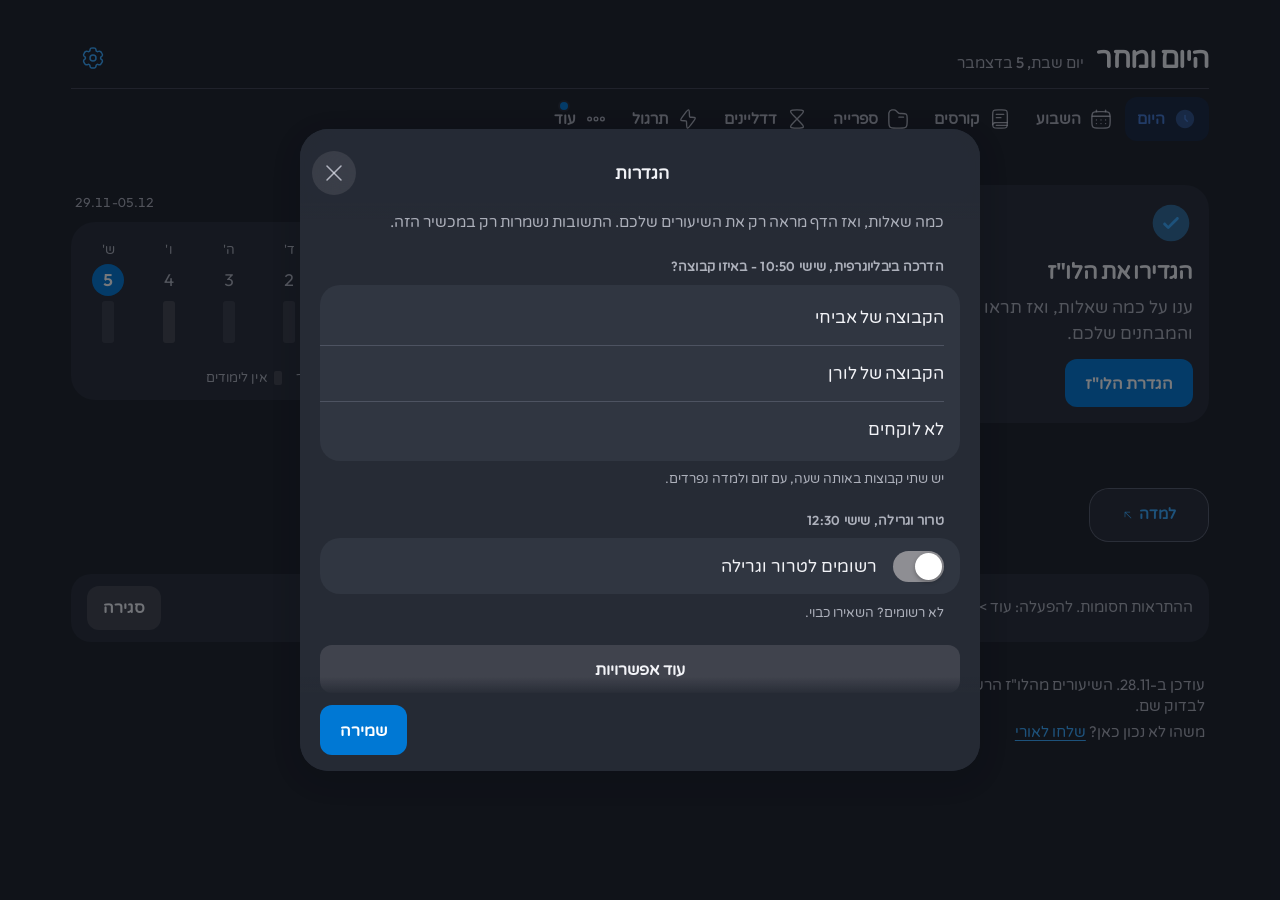
<file: practice.html>
<!doctype html>
<html lang="he" dir="rtl">
<head>
<meta charset="utf-8">
<meta name="viewport" content="width=device-width, initial-scale=1, viewport-fit=cover">
<title>תרגול יומי - צופן</title>
<link rel="manifest" href="manifest.webmanifest">
<link rel="apple-touch-icon" href="icon4-180.png">
<meta name="theme-color" content="#F2F2F7" media="(prefers-color-scheme: light)">
<meta name="theme-color" content="#000000" media="(prefers-color-scheme: dark)">
<meta name="apple-mobile-web-app-capable" content="yes">
<meta name="mobile-web-app-capable" content="yes">
<meta name="apple-mobile-web-app-title" content="היום ומחר">
<meta name="robots" content="noindex">
<script>if (/[?&]embed=1/.test(location.search)) document.documentElement.classList.add("embed");
/* the quiz lives inside the home page; a bookmark or home-screen icon that opens it alone goes home */
try { if (window.top === window && !/[?&]direct=1/.test(location.search)) location.replace("./"); } catch (e) {}</script>
<style>@font-face{font-family:"Tz Varela";font-style:normal;font-weight:400;font-display:swap;src:url([data-uri]) format("woff2");unicode-range:U+0590-05FF,U+200C-2010,U+20AA,U+25CC,U+FB1D-FB4F}@font-face{font-family:"Tz Outfit";font-style:normal;font-weight:100 900;font-display:swap;src:url([data-uri]) format("woff2");unicode-range:U+0000-00FF,U+0131,U+0152-0153,U+02BB-02BC,U+02C6,U+02DA,U+02DC,U+0304,U+0308,U+0329,U+2000-206F,U+20AC,U+2122,U+2191,U+2193,U+2212,U+2215,U+FEFF,U+FFFD}</style>
<style>
/* Daily 5 practice page. Concept: a marked-up answer sheet. Same tokens as the home page (kit/site): system blue for
   "your next step". Tokens are the Tzofen system in DESIGN.md. Sage = right, vermilion-soft = missed. */
:root{
  --paper:#F2F2F7; --surface:#FFFFFF; --surface2:#F2F2F7; --line:#C6C6C8; --line2:#8B8B90;
  --ink:#000000; --ink2:rgba(60,60,67,.74); --ink3:rgba(60,60,67,.74);
  --mark:#0066CC; --mark-hover:#0088FF; --on-mark:#FFFFFF; --mark-soft:#E0F1FF; --mark-ink:#0066CC;
  --hot:#CB2D30; --hot-soft:#FFE7E8; --free:#207B37; --free-soft:#E7F8EB;
  --bar:rgba(60,60,67,.74); --bar-dim:#C6C6C8; --scrim:rgba(0,0,0,.30);
  color-scheme:light;
  --font:"Tz Varela","Tz Outfit",-apple-system,BlinkMacSystemFont,system-ui,"Segoe UI",sans-serif;
  --ease:cubic-bezier(.16,1,.3,1);
}
@media (prefers-color-scheme:dark){:root:not([data-theme="light"]):not([data-theme="paper"]):not([data-theme="dusk"]){
  --paper:#000000; --surface:#1C1C1E; --surface2:#2C2C2E; --line:#38383A; --line2:#8E8E93;
  --ink:#FFFFFF; --ink2:rgba(235,235,245,.6); --ink3:rgba(235,235,245,.6);
  --mark:#0078D4; --mark-hover:#0091FF; --on-mark:#FFFFFF; --mark-soft:#192A39; --mark-ink:#39AAFF;
  --hot:#FF7A7C; --hot-soft:#372123; --free:#30D158; --free-soft:#1E3225;
  --bar:rgba(235,235,245,.6); --bar-dim:#38383A; --scrim:rgba(0,0,0,.55);
  color-scheme:dark}}
:root[data-theme="light"]{
  --paper:#F2F2F7; --surface:#FFFFFF; --surface2:#F2F2F7; --line:#C6C6C8; --line2:#8B8B90;
  --ink:#000000; --ink2:rgba(60,60,67,.74); --ink3:rgba(60,60,67,.74);
  --mark:#0066CC; --mark-hover:#0088FF; --on-mark:#FFFFFF; --mark-soft:#E0F1FF; --mark-ink:#0066CC;
  --hot:#CB2D30; --hot-soft:#FFE7E8; --free:#207B37; --free-soft:#E7F8EB;
  --bar:rgba(60,60,67,.74); --bar-dim:#C6C6C8; --scrim:rgba(0,0,0,.30);
  color-scheme:light}
:root[data-theme="paper"]{
  --paper:#ECE8DF; --surface:#F7F4ED; --surface2:#E2DDD1; --line:#CFC8B8; --line2:#85806F;
  --ink:#1D1B17; --ink2:rgba(44,38,26,.74); --ink3:rgba(44,38,26,.74);
  --mark:#0066CC; --mark-hover:#0088FF; --on-mark:#FFFFFF; --mark-soft:#E7F0FA; --mark-ink:#0066CC;
  --hot:#CB2D30; --hot-soft:#F7E0DC; --free:#207B37; --free-soft:#E1EEDC;
  --bar:rgba(44,38,26,.74); --bar-dim:#CFC8B8; --scrim:rgba(0,0,0,.30);
  color-scheme:light}
:root[data-theme="dusk"]{
  --paper:#1B1F27; --surface:#262B35; --surface2:#303641; --line:#3A414E; --line2:#8E8E93;
  --ink:#F2F3F7; --ink2:rgba(226,229,240,.72); --ink3:rgba(226,229,240,.72);
  --mark:#0078D4; --mark-hover:#0091FF; --on-mark:#FFFFFF; --mark-soft:#1F3248; --mark-ink:#39AAFF;
  --hot:#FF7A7C; --hot-soft:#3A2528; --free:#30D158; --free-soft:#223428;
  --bar:rgba(226,229,240,.72); --bar-dim:#3A414E; --scrim:rgba(8,10,16,.55);
  color-scheme:dark}
:root[data-theme="dark"]{
  --paper:#000000; --surface:#1C1C1E; --surface2:#2C2C2E; --line:#38383A; --line2:#8E8E93;
  --ink:#FFFFFF; --ink2:rgba(235,235,245,.6); --ink3:rgba(235,235,245,.6);
  --mark:#0078D4; --mark-hover:#0091FF; --on-mark:#FFFFFF; --mark-soft:#192A39; --mark-ink:#39AAFF;
  --hot:#FF7A7C; --hot-soft:#372123; --free:#30D158; --free-soft:#1E3225;
  --bar:rgba(235,235,245,.6); --bar-dim:#38383A; --scrim:rgba(0,0,0,.55);
  color-scheme:dark}
*{box-sizing:border-box}
html,body{min-height:100%}
body{background:var(--paper);color:var(--ink);font:400 16px/1.5 var(--font);margin:0;
  padding-block:8px 24px;padding-left:max(16px,env(safe-area-inset-left,0px));padding-right:max(16px,env(safe-area-inset-right,0px));
  -webkit-text-size-adjust:100%}
.app{max-width:480px;margin:0 auto;display:flex;flex-direction:column;gap:24px;min-width:0}
[hidden]{display:none!important}
::selection{background:var(--mark-soft);color:var(--ink)}
:focus-visible{outline:2px solid var(--ink);outline-offset:2px}
button{font:inherit;color:inherit;cursor:pointer}
.num{font-variant-numeric:tabular-nums}
h1,h2,h3,p{margin:0}
h1{font-size:1.5rem;font-weight:600;line-height:1.2;letter-spacing:-.01em}
h2{font-size:1.25rem;font-weight:600;line-height:1.25;text-wrap:balance}
.meta{font-size:.875rem;color:var(--ink3);line-height:1.35}
.label{font-size:.8125rem;font-weight:500;color:var(--ink3)}
.proto{display:inline-block;font-size:.75rem;font-weight:600;color:var(--mark-ink);background:var(--mark-soft);border-radius:6px;padding:2px 8px}

/* buttons: 44px+, 10px radius, saffron only for the one next step */
.btn{min-height:48px;border-radius:10px;border:1px solid var(--line2);background:var(--surface);font-weight:500;padding:0 18px;
  transition:transform .12s var(--ease),background-color .12s}
.btn:active{transform:scale(.98)}
.btn:hover{background:var(--surface2)}
.btn.primary{background:var(--mark);border-color:var(--mark);color:var(--on-mark);font-weight:600;font-size:1.0625rem}
.btn.primary:hover{background:var(--mark-hover)}
.btn[disabled]{opacity:.55;cursor:default}
.btn.wide{width:100%}
.link{background:none;border:0;padding:6px 2px;min-height:44px;color:var(--ink2);text-decoration:underline;text-underline-offset:3px;font-size:.875rem}

/* home */
.top{display:flex;align-items:baseline;justify-content:space-between;gap:12px;padding-top:12px}
.week{background:var(--surface);border:1px solid var(--line);border-radius:14px;padding:16px;display:flex;flex-direction:column;gap:14px;
  box-shadow:0 1px 2px rgba(23,22,18,.05),0 8px 22px -16px rgba(23,22,18,.25)}
.streak{display:flex;align-items:baseline;gap:8px}
.streak b{font-size:2rem;font-weight:600;line-height:1;font-variant-numeric:tabular-nums}
.days{display:grid;grid-template-columns:repeat(7,1fr);gap:6px}
.day{display:flex;flex-direction:column;align-items:center;gap:4px;padding:8px 0;border-radius:10px;border:1px solid var(--line);
  font-size:.75rem;font-weight:600;color:var(--ink3);min-width:0}
.day span.d{font-size:1rem;color:var(--ink);font-variant-numeric:tabular-nums}
.day svg{width:14px;height:14px;display:block}
.day.done{background:var(--mark);border-color:var(--mark);color:var(--on-mark)}
.day.done span.d{color:var(--on-mark)}
.day.today{border:2px solid var(--ink)}
.day.rest{background:repeating-linear-gradient(135deg,transparent 0 4px,var(--line) 4px 6px)}
.day .ph{width:14px;height:14px}
.pulse{display:flex;align-items:center;gap:8px;flex-wrap:wrap}
section.block{display:flex;flex-direction:column;gap:12px}
.cipher{display:flex;flex-wrap:wrap;gap:6px 8px;background:var(--surface);border:1px solid var(--line);border-radius:14px;padding:14px 16px;font-size:1.0625rem;font-weight:500;line-height:1.7}
.cipher .w.hid{display:inline-block;height:.8em;border-radius:3px;background:var(--bar-dim);vertical-align:middle;transition:background-color .3s}
.cipher .w.new{background:var(--mark-soft);border-radius:4px;padding:0 4px;color:var(--ink)}
.ready{display:flex;flex-direction:column;background:var(--surface);border:1px solid var(--line);border-radius:14px}
.ready .row{padding:12px 16px;display:grid;grid-template-columns:1fr auto;gap:4px 12px;align-items:center}
.ready .row+.row{border-top:1px solid var(--line)}
.ready .nm{font-weight:500}
.track{grid-column:1/-1;height:6px;border-radius:3px;background:var(--bar-dim);overflow:hidden}
.track i{display:block;height:100%;background:var(--bar);border-radius:3px;transition:width .5s var(--ease)}
.foot{border-top:1px solid var(--line);padding-top:16px;display:flex;flex-direction:column;gap:6px}
.foot .ctl{display:flex;flex-wrap:wrap;gap:4px 16px}

/* session */
.sess{display:flex;flex-direction:column;gap:20px;min-height:calc(100vh - 48px)}
.bar{display:flex;align-items:center;gap:12px;padding-top:8px}
.x{width:44px;height:44px;border-radius:10px;border:0;background:none;display:grid;place-items:center;color:var(--ink2)}
.segs{flex:1;display:grid;grid-template-columns:repeat(5,1fr);gap:4px;position:relative}
.segs i{height:6px;border-radius:3px;background:var(--bar-dim);transition:background-color .25s .2s}
.segs i.on{background:var(--mark)}
.segs b{position:absolute;top:0;height:6px;border-radius:3px;background:var(--ink3);
  transition:left .36s cubic-bezier(.215,.61,.355,1),right .55s cubic-bezier(.645,.045,.355,1)}
.enter{animation:rise .3s var(--ease)}
.combo{display:flex;gap:3px;align-items:center;width:64px;white-space:nowrap;justify-content:flex-end;font-size:.8125rem;font-weight:600;color:var(--ink3)}
.combo.hot{color:var(--mark-ink)}
.card{display:flex;flex-direction:column;gap:20px;animation:rise .28s var(--ease)}
@keyframes rise{from{opacity:0;transform:translateY(10px)}to{opacity:1;transform:none}}
.q{font-size:1.375rem;font-weight:600;line-height:1.35;text-wrap:balance}
.claim{font-size:1.0625rem;line-height:1.55;background:var(--surface);border:1px solid var(--line);border-radius:14px;padding:14px 16px}
.src{font-size:.8125rem;color:var(--ink3)}
.opts{display:flex;flex-direction:column;gap:10px}
.opt{text-align:start;min-height:52px;padding:12px 14px;border-radius:10px;border:1px solid var(--line2);background:var(--surface);
  font-size:1rem;line-height:1.45;display:flex;gap:10px;align-items:flex-start;justify-content:space-between;
  transition:background-color .15s,border-color .15s,transform .12s var(--ease)}
.opt:active{transform:scale(.99)}
.opt .t{flex:1;min-width:0}
.opt svg{width:20px;height:20px;flex:none;margin-top:2px;opacity:0}
.opt.ok{background:var(--free-soft);border-color:var(--free)}
.opt.ok svg{opacity:1;color:var(--free)}
.opt.bad{background:var(--hot-soft);border-color:var(--hot)}
.opt.bad svg{opacity:1;color:var(--hot)}
.opt.dim{opacity:.55}
.tag{align-self:flex-start;font-size:.75rem;font-weight:500;color:var(--ink3);border:1px solid var(--line2);border-radius:6px;padding:1px 8px;line-height:1.5}
.tbl{margin:0;padding:12px;background:var(--surface);border:1px solid var(--line);border-radius:14px;font:400 .75rem/1.5 ui-monospace,Menlo,Consolas,monospace;color:var(--ink);overflow-x:auto;white-space:pre;text-align:left;-webkit-overflow-scrolling:touch}
.opts.tf{flex-direction:row}
.opts.tf .opt{flex:1;justify-content:center;font-weight:600;font-size:1.0625rem}
.reveal{background:var(--surface);border:1px solid var(--line);border-radius:14px;padding:14px 16px;font-size:1.0625rem;line-height:1.55;animation:rise .25s var(--ease)}
.why{background:var(--surface);border:1px solid var(--line);border-radius:14px;padding:16px;display:flex;flex-direction:column;gap:12px;animation:rise .28s var(--ease)}
.why .hd{display:flex;align-items:center;gap:8px;font-weight:600}
.why .hd.ok{color:var(--free)} .why .hd.bad{color:var(--hot)}
.why dt{font-size:.8125rem;font-weight:500;color:var(--ink3)}
.why dd{margin:2px 0 0;line-height:1.5}
.why dl{margin:0;display:flex;flex-direction:column;gap:10px}
.rate{display:grid;grid-template-columns:repeat(3,1fr);gap:8px}
.dock{position:sticky;bottom:0;margin-top:auto;padding:12px 0 max(12px,env(safe-area-inset-bottom,0px));background:var(--paper);display:flex;flex-direction:column;gap:8px}
.endn{display:flex;flex-direction:column;gap:20px;animation:rise .35s var(--ease);padding-top:24px}
.endn .big{font-size:2rem;font-weight:600;line-height:1.2}
.weak{background:var(--surface);border:1px solid var(--line);border-radius:14px;padding:14px 16px}
.weak li{margin:4px 0}
.weak ul{margin:6px 0 0;padding-inline-start:20px}
.ready button.row{width:100%;text-align:start;background:none;border:0;color:inherit;font:inherit;cursor:pointer;border-radius:0}
.ready button.row:hover{background:var(--surface2)}
.ready button.row:first-child{border-radius:14px 14px 0 0}
.ready button.row:last-child{border-radius:0 0 14px 14px}
.ready .chv{justify-self:end;display:flex}
.ready .chev{width:18px;height:18px;color:var(--ink3)}
.hintbox{background:var(--mark-soft);color:var(--ink);border-radius:10px;padding:10px 14px;font-size:1rem;animation:rise .25s var(--ease)}
.act{display:grid;grid-template-columns:1fr 2fr;gap:8px}
.more{display:flex;flex-direction:column;gap:10px}
.srcrow{display:flex;flex-direction:column;gap:6px;border-top:1px solid var(--line);padding-top:12px}
.srcrow dt{font-size:.8125rem;font-weight:500;color:var(--ink3)}
.srcrow dd{margin:0;line-height:1.45;font-size:.9375rem}
.srcbtn{align-self:flex-start;display:inline-flex;align-items:center;min-height:44px;padding:0 16px;border:1px solid var(--line2);border-radius:10px;background:var(--surface);color:var(--ink);font-weight:500;text-decoration:none}
.srcbtn:hover{background:var(--surface2)}
.say{display:flex;align-items:flex-end;gap:12px}
.say .key{flex:none;display:block;line-height:0}
.say .key svg{display:block}
.hop{animation:hop .4s var(--ease)}
@keyframes hop{0%{transform:translateY(0)}35%{transform:translateY(-9px)}100%{transform:none}}
.bubble{position:relative;background:var(--surface);border:1px solid var(--line2);border-radius:12px;padding:10px 14px;font-weight:500;line-height:1.4;min-width:0}
.bubble::after{content:"";position:absolute;inset-inline-start:-6px;bottom:14px;width:10px;height:10px;background:var(--surface);
  border:solid var(--line2);border-width:1px 1px 0 0;transform:rotate(45deg)}
.why .say{padding-bottom:4px}
.slots{display:flex;flex-direction:column;gap:10px}
.slot{display:flex;flex-direction:column;gap:8px;border:1px solid var(--line2);border-radius:10px;padding:10px 12px;background:var(--surface);transition:border-color .15s,background-color .15s}
.slot .def{min-width:0;font-size:.9375rem;line-height:1.4}
.slot .drop{min-height:48px;border-radius:8px;border:1px dashed var(--line2);background:var(--surface2);display:flex;align-items:center;justify-content:center}
.slot .drop .chip{width:100%}
.slot.over{border-color:var(--mark);background:var(--mark-soft)}
.slot.ok{border:1px solid var(--free);background:var(--free-soft)}
.slot.bad{border-color:var(--hot);background:var(--hot-soft)}
.chips{display:flex;flex-wrap:wrap;gap:10px}
.chip{touch-action:none;user-select:none;-webkit-user-select:none;min-height:48px;padding:0 16px;border-radius:10px;border:1px solid var(--line2);background:var(--surface);font-weight:600;font-size:1rem;cursor:grab;position:relative}
.chip:not(.drag){transition:transform .22s var(--ease),background-color .15s}
.chip.drag{z-index:6;cursor:grabbing;box-shadow:0 10px 24px -8px rgba(0,0,0,.45);background:var(--surface2)}
.chip.sel{outline:2px solid var(--ink);outline-offset:2px}
.chip.ok{background:var(--free-soft);border-color:var(--free);cursor:default;min-height:40px}
.chip.bad{animation:shake .38s}
@keyframes shake{0%,100%{transform:none}25%{transform:translateX(-6px)}75%{transform:translateX(6px)}}
@media (prefers-reduced-motion:reduce){*{animation:none!important;transition:none!important}}
.gate{display:flex;flex-direction:column;gap:16px;padding:32px 0}
.gate textarea,.gate input{font:inherit;color:var(--ink);background:var(--surface);border:1px solid var(--line2);border-radius:10px;padding:12px;min-height:48px;width:100%;direction:ltr;text-align:left}
.gate .err{color:var(--hot)}
.cel{display:flex;flex-direction:column;align-items:center;gap:12px;padding:8px 0}
.cel-stage{position:relative;display:flex;align-items:flex-end;justify-content:center;gap:14px;min-height:130px;width:100%}
.cel-key svg,.cel-thumb svg{display:block}
.cel-key{animation:hop .5s var(--ease) 3}
.cel-thumb{transform-origin:50% 100%;animation:thumb .7s cubic-bezier(.2,1.4,.4,1) .3s both}
@keyframes thumb{from{transform:scale(0) rotate(-25deg);opacity:0}to{transform:none;opacity:1}}
.conf{position:absolute;left:50%;top:45%;width:7px;height:7px;background:var(--c);animation:burst 1.15s cubic-bezier(.15,.7,.3,1) var(--d) both;pointer-events:none}
@keyframes burst{from{transform:translate(0,0) rotate(0);opacity:1}75%{opacity:1}to{transform:translate(var(--x),var(--y)) rotate(var(--r));opacity:0}}
.cel-text{font-weight:600;margin:0;text-align:center}
@media (prefers-reduced-motion:reduce){.conf{display:none}}
body{padding-bottom:calc(env(safe-area-inset-bottom) + 84px)}
.d5nav{position:fixed;left:0;right:0;inset-inline:0;bottom:0;z-index:30;display:grid;grid-template-columns:repeat(5,1fr);gap:2px;padding:6px 8px calc(env(safe-area-inset-bottom) + 6px);background:var(--paper);border-top:1px solid var(--line)}
.d5nav[hidden]{display:none}
.d5nav a{display:flex;flex-direction:column;align-items:center;justify-content:center;gap:2px;min-height:52px;color:var(--ink3);text-decoration:none;font-size:.75rem;font-weight:500;border-radius:10px}
.d5nav a[aria-current=page]{color:var(--ink);background:var(--mark-soft)}
.d5nav a:focus-visible{outline:3px solid var(--ink);outline-offset:-3px}
.d5nav svg{width:22px;height:22px;fill:none;stroke:currentColor;stroke-width:1.8;stroke-linecap:round;stroke-linejoin:round}
.embed .d5nav,.embed .backlink{display:none!important}
.embed body{padding-bottom:20px}
.seg{display:flex;gap:6px;flex-wrap:wrap}
.seg button{font:inherit;min-height:44px;padding:0 14px;border:1px solid var(--line2);border-radius:999px;background:var(--surface);color:var(--ink2);cursor:pointer}
.seg button[aria-pressed=true]{background:var(--ink);color:var(--paper);border-color:var(--ink)}
.seg button:focus-visible{outline:3px solid var(--ink);outline-offset:2px}
.backlink{font-weight:500;color:var(--ink2);text-decoration:underline;text-underline-offset:3px}
</style>
</head>
<body>
<div class="app" dir="rtl" lang="he">

<main id="gate" class="gate" hidden>
  <h1>תרגול יומי</h1>
  <p id="gate-msg">התרגול פתוח לכיתה. הדביקו כאן, פעם אחת, את הקישור לדף ששלח אורי בקבוצת הוואטסאפ.</p>
  <button class="btn wide" id="gate-paste" type="button">הדביקו מהלוח</button>
  <textarea id="gate-in" rows="3" aria-label="קישור או קוד אישי" spellcheck="false" autocapitalize="off" autocomplete="off"></textarea>
  <button class="btn primary wide" id="gate-go" type="button">פתחו</button>
  <p class="err" id="gate-err" role="status"></p>
  <a class="backlink" href="./">חזרה ל"היום ומחר"</a>
</main>

<main id="home" class="app" style="gap:24px" hidden>
  <header class="top">
    <div style="display:flex;flex-direction:column;gap:4px">
      <h1>Daily 5</h1>
      <p class="meta" id="date"></p>
    </div>
    <a class="backlink" href="./">היום ומחר</a>
  </header>

  <div id="say-home"></div>

  <section class="week" aria-label="השבוע שלכם">
    <div class="streak"><b id="streak" class="num">0</b><span id="streak-label">ימים ברצף</span></div>
    <div class="days" id="days" role="list"></div>
    <p class="meta">יום מנוחה אחד בשבוע לא שובר את הרצף.</p>
  </section>

  <div style="display:flex;flex-direction:column;gap:8px">
    <button class="btn primary wide" id="start">תתחילו</button>
    <p class="meta" id="startnote">5 כרטיסים, בערך 3 דקות.</p>
  </div>

  <section class="block">
    <h2>השורה הסודית של השבוע</h2>
    <div class="cipher" id="cipher" aria-live="polite"></div>
    <p class="meta" id="ciphernote"></p>
  </section>

  <section class="block" id="more">
    <h2>ללמוד עוד</h2>
    <div class="seg" role="group" aria-label="סוג השאלות">
      <button type="button" data-mode="all" aria-pressed="true">הכל</button>
      <button type="button" data-mode="exam" aria-pressed="false">שאלות בחינה</button>
      <button type="button" data-mode="concepts" aria-pressed="false">מושגים</button>
    </div>
    <button class="btn wide" id="more-go" type="button">עוד חמש שאלות</button>
    <p class="meta" id="morenote"></p>
  </section>

  <section class="block">
    <h2>מוכנות לפי התרגול</h2>
    <div class="ready" id="ready"></div>
    <p class="meta">אפשר ללחוץ על קורס כדי לתרגל רק אותו, לפי הסוג שבחרתם למעלה. זה לא משפיע על הרצף. ההתקדמות היא בתרגול ולא הערכה של הציון.</p>
  </section>

  <section class="block" id="remind" data-d5n="section" hidden></section>

  <footer class="foot">
    <p class="meta">הרצף והכרטיסים נשמרים רק במכשיר הזה.</p>
    <div class="ctl">
      <button class="link" id="hints">רמזים: פועלים</button>
      <button class="link" id="snd">צליל: כבוי</button>
      <button class="link" id="reset">איפוס</button>
    </div>
  </footer>
</main>

<main id="session" class="sess" hidden>
  <div class="bar">
    <button class="x" id="quit" aria-label="יציאה מהסבב">
      <svg width="22" height="22" viewBox="0 0 24 24" fill="none" stroke="currentColor" stroke-width="2" stroke-linecap="round" aria-hidden="true"><path d="M6 6l12 12M18 6L6 18"/></svg>
    </button>
    <div class="segs" id="segs" role="progressbar" aria-label="התקדמות" aria-valuemin="0" aria-valuemax="5"></div>
    <div class="combo" id="combo" aria-live="polite"></div>
  </div>
  <div id="stage" aria-live="polite"></div>
  <div class="dock" id="dock"></div>
</main>

<main id="done" class="endn" hidden>
  <div>
    <p class="meta" id="e-sub">סיימתם להיום</p>
    <p class="big" id="e-big"></p>
  </div>
  <div id="e-say"></div>
  <p class="num" id="e-line"></p>
  <div class="weak" id="e-weak" hidden></div>
  <div id="e-cipherwrap">
    <p class="label">השורה הסודית</p>
    <div class="cipher" id="e-cipher" style="margin-top:6px"></div>
  </div>
  <button class="btn primary wide" id="e-more" type="button">עוד חמש שאלות</button>
  <button class="btn wide" id="e-close">חזרה למסך הראשי</button>
</main>

</div>

<nav class="d5nav" id="d5nav" aria-label="תפריט ראשי">
  <a href="./?t=today"><svg viewBox="0 0 24 24" aria-hidden="true"><rect x="4" y="3" width="16" height="18" rx="2.5"/><path d="M8 8h8M8 12h8M8 16h5"/></svg>היום</a>
  <a href="./?t=week"><svg viewBox="0 0 24 24" aria-hidden="true"><rect x="3" y="4.5" width="18" height="16.5" rx="2.5"/><path d="M3 9.5h18M8 2.5v4M16 2.5v4"/></svg>השבוע</a>
  <a href="./?t=prep"><svg viewBox="0 0 24 24" aria-hidden="true"><path d="M5 4h11a3 3 0 0 1 3 3v13H8a3 3 0 0 1-3-3z"/><path d="M9 9h6M9 13h6"/></svg>הכנה</a>
  <a href="./?t=dl"><svg viewBox="0 0 24 24" aria-hidden="true"><circle cx="12" cy="13" r="8"/><path d="M12 9v4l2.5 2M9.5 2.5h5"/></svg>דדליינים</a>
  <a href="practice.html" aria-current="page"><svg viewBox="0 0 24 24" aria-hidden="true"><path d="M5 12.5l4.5 4.5L19 7.5"/><rect x="3" y="3" width="18" height="18" rx="3"/></svg>תרגול</a>
</nav>

<script>
/* Daily 5 notify: reminders card, settings panel, calendar buttons and the "done today" ping.
   Used by the home page (kit/template.html) and the practice page. Vanilla JS, no libraries.
   The three placeholders below (form address, form field ids, VAPID public key) are public values filled in by
   kit/daily5/notify_js.py.
   Elements: any [data-d5n="card"|"section"] element is mounted on load. "card" is the dismissible question on the
   home page (it also adds a footer button that opens the same panel as a dialog). "section" is the always-visible
   settings block on the practice page.
   Row id sent to the Form: <slot>.<device> for people who unlocked practice, g.<device> for everyone else.
   Subscription row: id, sub = PushSubscription JSON + prefs {"t":[types],"h":hour}, hour. An empty "t" means off.
   Done row: id, sub "" and hour "done:YYYY-MM-DD" (local date). */
(function () {
  "use strict";
  var G = typeof window !== "undefined" ? window : {};
  if (G.D5Notify) return;

  var FORM_URL = "https://docs.google.com/forms/d/e/1FAIpQLSdx6YR36K56lZRU0dQ-28bUFb7XwZ_qok4PD-xdkXvPrfnY_A/formResponse";
  var FORM_FIELDS = {"id": "entry.1596408415", "sub": "entry.691292505", "hour": "entry.1565611198"};
  var VAPID_PUBLIC = "BJYIG31aSFaCLjsKoyf--dY0Ge0OQTeRcqwmn7S6y4Khx8ubKuNDjyKuid3OCKSrhyv7LpS3sUIESQhkZMY0hYw";
  var K = { key: "daily5-k", dev: "daily5-dev", hour: "daily5-hour", snooze: "d5n-snooze", prefs: "d5n-prefs", done: "d5n-done" };
  var SNOOZE_MS = 7 * 864e5;
  var TYPES = [["practice", "תרגול יומי (אם עוד לא סיימתם)"], ["deadline", "מטלות ותאריכי הגשה"], ["class", "שיעורים למחרת"], ["updates", "עדכונים: מטלות, מבחנים והקלטות חדשות, וקבצים חדשים בדרייב"]];
  var TZ = "Asia/Jerusalem";
  var TITLE = "תרגול יומי - 5 דקות";

  /* ---------- small helpers ---------- */
  function store(k, v) { try { if (v === undefined) return localStorage.getItem(k); localStorage.setItem(k, v); } catch (e) { return null; } }
  function pad(n) { return (n < 10 ? "0" : "") + n; }
  function ymd(d) { return d.getFullYear() + "-" + pad(d.getMonth() + 1) + "-" + pad(d.getDate()); }
  function hh(h) { return pad(h) + ":00"; }
  function hex(buf) { return Array.prototype.map.call(new Uint8Array(buf), function (b) { return pad2(b); }).join(""); }
  function pad2(b) { return (b < 16 ? "0" : "") + b.toString(16); }
  function ub64(s) {
    s = s.replace(/-/g, "+").replace(/_/g, "/"); while (s.length % 4) s += "=";
    var r = atob(s), o = new Uint8Array(r.length); for (var i = 0; i < r.length; i++) o[i] = r.charCodeAt(i); return o;
  }
  /* Reminders are off for everyone until a banner has landed from the live app and the sender runs by itself.
     Ori switches them on for his own device by opening practice with his personal link (daily5-rem = 1);
     flip REM_PUBLIC to true to switch them on for the whole class. */
  var REM_PUBLIC = true;
  function enabled() { return REM_PUBLIC || store("daily5-rem") === "1"; }
  function formReady() { return FORM_URL.indexOf("https://") === 0 && FORM_FIELDS && FORM_FIELDS.id; }
  function unlocked() { return /^[A-Za-z0-9_-]{43}$/.test(store(K.key) || ""); }
  function deviceId() {
    var d = store(K.dev);
    if (!d) { d = hex(crypto.getRandomValues(new Uint8Array(4))); store(K.dev, d); }
    return d;
  }
  function rowId() {
    var dev = deviceId(), tok = store(K.key) || "";
    if (!/^[A-Za-z0-9_-]{43}$/.test(tok)) return Promise.resolve("g." + dev);
    var pre = new TextEncoder().encode("daily5-slot"), key = ub64(tok), all = new Uint8Array(pre.length + key.length);
    all.set(pre); all.set(key, pre.length);
    return crypto.subtle.digest("SHA-256", all).then(function (d) { return hex(d).slice(0, 16) + "." + dev; })
      .catch(function () { return "g." + dev; });
  }
  function post(id, sub, hour) {
    var b = new URLSearchParams();
    b.set(FORM_FIELDS.id, id); b.set(FORM_FIELDS.sub, sub); b.set(FORM_FIELDS.hour, hour);
    /* a Google Form answers a cross-site post with an opaque reply, so success cannot be read back here */
    return fetch(FORM_URL, { method: "POST", mode: "no-cors", body: b });
  }
  function readPrefs() {
    try {
      var p = JSON.parse(store(K.prefs) || "null");
      if (p && Array.isArray(p.t) && p.h >= 7 && p.h <= 22) return p;
    } catch (e) {}
    return null;
  }
  function savedHour() { var p = readPrefs(), h = +(p ? p.h : store(K.hour)); return h >= 7 && h <= 22 ? h : 20; }

  /* ---------- calendar: Google link and .ics ---------- */
  function practiceUrl() {
    var base = (typeof location !== "undefined" ? location.href : "https://example.invalid/tzofen/").split("#")[0].split("?")[0];
    return base.replace(/[^\/]*$/, "") + "practice.html";   /* never carries the personal key */
  }
  /* first occurrence: today when the hour is still ahead, else tomorrow (device clock, assumed to be Israel time) */
  function firstDay(hour, now) {
    var d = new Date(now.getFullYear(), now.getMonth(), now.getDate());
    if (now.getHours() >= hour) d.setDate(d.getDate() + 1);
    return d;
  }
  function stamp(d, h, m) { return d.getFullYear() + pad(d.getMonth() + 1) + pad(d.getDate()) + "T" + pad(h) + pad(m) + "00"; }
  function googleUrl(hour, now) {
    var d = firstDay(hour, now || new Date());
    /* dates without Z plus ctz = wall-clock time in that zone; recur is read by Google's editor (no official doc; checked 27.10.2026) */
    return "https://calendar.google.com/calendar/render?action=TEMPLATE&text=" + encodeURIComponent(TITLE) +
      "&dates=" + stamp(d, hour, 0) + "/" + stamp(d, hour, 5) + "&ctz=" + TZ +
      "&details=" + encodeURIComponent("חמישה כרטיסים, שלוש דקות.\n" + practiceUrl()) + "&recur=RRULE:FREQ=DAILY";
  }
  function esc(s) { return String(s).replace(/\\/g, "\\\\").replace(/;/g, "\\;").replace(/,/g, "\\,").replace(/\r?\n/g, "\\n"); }
  function fold(line) {   /* RFC 5545: 75 octets per line, never inside a multi-byte character */
    var out = [], cur = "", n = 0, max = 75, chars = Array.from(line), i, c, b;
    for (i = 0; i < chars.length; i++) {
      c = chars[i].codePointAt(0); b = c < 0x80 ? 1 : c < 0x800 ? 2 : c < 0x10000 ? 3 : 4;
      if (n + b > max) { out.push(cur); cur = " "; n = 1; max = 75; }
      cur += chars[i]; n += b;
    }
    out.push(cur);
    return out.join("\r\n");
  }
  function icsText(hour, now) {
    now = now || new Date();
    var d = firstDay(hour, now), u = now.toISOString().replace(/[-:]/g, "").replace(/\.\d+Z$/, "Z");
    var lines = [
      "BEGIN:VCALENDAR", "VERSION:2.0", "PRODID:-//Tzofen//Daily 5//HE", "CALSCALE:GREGORIAN", "METHOD:PUBLISH",
      "BEGIN:VTIMEZONE", "TZID:" + TZ,
      "BEGIN:DAYLIGHT", "TZOFFSETFROM:+0200", "TZOFFSETTO:+0300", "TZNAME:IDT", "DTSTART:20130329T020000",
      "RRULE:FREQ=YEARLY;BYMONTH=3;BYDAY=FR;BYMONTHDAY=23,24,25,26,27,28,29", "END:DAYLIGHT",
      "BEGIN:STANDARD", "TZOFFSETFROM:+0300", "TZOFFSETTO:+0200", "TZNAME:IST", "DTSTART:20131027T020000",
      "RRULE:FREQ=YEARLY;BYMONTH=10;BYDAY=-1SU", "END:STANDARD",
      "END:VTIMEZONE",
      "BEGIN:VEVENT", "UID:daily5-practice@tzofen", "DTSTAMP:" + u, "SEQUENCE:" + Math.floor(now.getTime() / 60000),
      "DTSTART;TZID=" + TZ + ":" + stamp(d, hour, 0), "DTEND;TZID=" + TZ + ":" + stamp(d, hour, 5),
      "RRULE:FREQ=DAILY", "SUMMARY:" + esc(TITLE), "DESCRIPTION:" + esc("חמישה כרטיסים, שלוש דקות.\n" + practiceUrl()),
      "URL:" + practiceUrl(), "TRANSP:TRANSPARENT",
      "BEGIN:VALARM", "ACTION:DISPLAY", "DESCRIPTION:" + esc(TITLE), "TRIGGER:PT0M", "END:VALARM",
      "END:VEVENT", "END:VCALENDAR"
    ];
    return lines.map(fold).join("\r\n") + "\r\n";
  }
  function downloadIcs(hour) {
    var blob = new Blob([icsText(hour)], { type: "text/calendar;charset=utf-8" });
    var url = URL.createObjectURL(blob), a = document.createElement("a");
    a.href = url; a.download = "daily5.ics"; a.rel = "noopener"; document.body.appendChild(a); a.click();
    setTimeout(function () { a.remove(); URL.revokeObjectURL(url); }, 4000);
  }

  /* ---------- environment and state ---------- */
  function isIos() {
    var ua = navigator.userAgent || "";
    return /iPad|iPhone|iPod/.test(ua) || (navigator.platform === "MacIntel" && navigator.maxTouchPoints > 1);
  }
  function standalone() { return navigator.standalone === true || (window.matchMedia && matchMedia("(display-mode: standalone)").matches); }
  function canPush() { return "serviceWorker" in navigator && "PushManager" in window && "Notification" in window; }
  /* unsupported | ios (iPhone outside a standalone app: this page does not offer push there) | denied | on (has saved prefs) | setup */
  function state() {
    if (!enabled()) return "off";
    if (!formReady()) return "unsupported";
    if (isIos() && !standalone()) return "ios";
    if (!canPush()) return "unsupported";
    if (Notification.permission === "denied") return "denied";
    if (Notification.permission === "granted" && readPrefs()) return "on";
    return "setup";
  }
  function snoozed() { return +(store(K.snooze) || 0) > Date.now(); }

  /* ---------- subscribe ---------- */
  function withTimeout(p, ms) {
    return Promise.race([p, new Promise(function (_, rej) { setTimeout(function () { rej(new Error("timeout")); }, ms); })]);
  }
  function getSub() {
    return withTimeout(navigator.serviceWorker.register("sw.js").catch(function () {}).then(function () { return navigator.serviceWorker.ready; }), 8000)
      .then(function (reg) {
        return reg.pushManager.getSubscription().then(function (s) {
          return s || reg.pushManager.subscribe({ userVisibleOnly: true, applicationServerKey: ub64(VAPID_PUBLIC) });
        });
      });
  }
  /* must be called straight from the tap: requestPermission is the first thing that runs */
  function enable(hour, types) {
    var ask = Notification.permission === "default" ? Notification.requestPermission() : Promise.resolve(Notification.permission);
    return Promise.resolve(ask).then(function (p) {
      if (p !== "granted") throw new Error("perm");
      return getSub();
    }).then(function (sub) {
      var j = sub.toJSON(); j.prefs = { t: types, h: hour };
      return rowId().then(function (id) { return post(id, JSON.stringify(j), String(hour)); });
    }).then(function () {
      store(K.hour, String(hour)); store(K.prefs, JSON.stringify({ t: types, h: hour, ts: Date.now() }));
    });
  }
  function disable() {
    var p = readPrefs(), hour = p ? p.h : savedHour();
    return withTimeout(navigator.serviceWorker.ready, 8000).then(function (reg) { return reg.pushManager.getSubscription(); }).then(function (sub) {
      if (sub) {
        var j = sub.toJSON(); j.prefs = { t: [], h: hour };
        return rowId().then(function (id) { return post(id, JSON.stringify(j), String(hour)); });
      }
    }).then(function () { store(K.prefs, JSON.stringify({ t: [], h: hour, ts: Date.now() })); });
  }
  /* finished a counted practice session: tell the sender not to remind today */
  function done() {
    try {
      var p = readPrefs(), d = ymd(new Date());
      if (!formReady() || !p || p.t.indexOf("practice") < 0 || store(K.done) === d) return Promise.resolve();
      return rowId().then(function (id) { return post(id, "", "done:" + d); }).then(function () { store(K.done, d); }).catch(function () {});
    } catch (e) { return Promise.resolve(); }
  }

  /* ---------- view ---------- */
  var mounted = [], uid = 0;
  function el(tag, cls, text) {
    var e = document.createElement(tag); if (cls) e.className = cls; if (text != null) e.textContent = text;
    if (cls === "d5n-t" && tag === "p") { e.setAttribute("role", "heading"); e.setAttribute("aria-level", "2"); }
    return e;
  }
  function btn(text, cls, fn) { var b = el("button", "d5n-b" + (cls ? " " + cls : ""), text); b.type = "button"; b.addEventListener("click", fn); return b; }

  var CSS = [
    ".d5n{--n-ink:var(--label,var(--ink,#17181a));--n-ink2:var(--label-2,var(--ink-2,var(--ink2,#45474c)));--n-ink3:var(--label-2,var(--ink-3,var(--ink3,#5c5f64)));",
    "--n-surface:var(--bg-card,var(--surface,#fff));--n-surface2:var(--fill-3,var(--surface-2,var(--surface2,#f7f7f4)));--n-line:var(--sep,var(--line,#e1e1db));--n-line2:var(--fill-2,var(--line-2,var(--line2,#c6c6bf)));",
    "--n-mark:var(--tint-fill,var(--mark,#f4b41a));--n-markh:var(--tint-fill,var(--mark-hover,#e6a710));--n-onmark:var(--on-tint-fill,var(--on-mark,#17181a));--n-free:var(--success,var(--free,#3c6635));--n-hot:var(--danger,var(--hot,#b8261a));",
    "color:var(--n-ink);font-family:inherit;min-width:0}",
    ".d5n[hidden]{display:none!important}.d5n[data-d5n]{grid-column:1/-1}",
    ".d5n-card{display:flex;flex-direction:column;gap:12px;background:var(--n-surface);border-radius:var(--r-card,14px);padding:16px}",
    ".d5n-panel{display:flex;flex-direction:column;gap:12px}",
    ".d5n-t{margin:0;font-size:1.0625rem;font-weight:600;line-height:1.3}",
    ".d5n-p{margin:0;font-size:.9375rem;line-height:1.5;color:var(--n-ink2)}",
    ".d5n-row{display:flex;flex-wrap:wrap;gap:8px}",
    ".d5n-b{min-height:44px;padding:0 16px;border-radius:var(--r-ctl,10px);border:1px solid var(--n-line2);background:var(--n-surface2);color:var(--n-ink);font-family:inherit;font-size:.9375rem;font-weight:500;line-height:1.2;cursor:pointer;text-decoration:none;display:inline-flex;align-items:center;justify-content:center;text-align:center;transition:transform .12s,background-color .12s}",
    "@media (hover:hover){.d5n-b:hover{background:var(--n-surface2)}}",
    ".d5n-b.pri{background:var(--n-mark);border-color:var(--n-mark);color:var(--n-onmark)}@media (hover:hover){.d5n-b.pri:hover{background:var(--n-markh)}}",
    ".d5n-b[disabled]{opacity:.55;cursor:default}",
    ".d5n-link{background:none;border:0;padding:0 2px;min-height:44px;color:var(--n-ink2);text-decoration:underline;text-underline-offset:3px;font:inherit;font-size:.875rem;cursor:pointer;align-self:flex-start}",
    ".d5n-lbl{font-size:.8125rem;font-weight:500;color:var(--n-ink3)}",
    ".d5n select{font:inherit;color:var(--n-ink);background:var(--n-surface);border:1px solid var(--n-line2);border-radius:10px;min-height:48px;padding:0 12px;width:100%}",
    ".d5n fieldset{margin:0;padding:0;border:0;display:flex;flex-direction:column;gap:6px;min-width:0}.d5n legend{padding:0;margin-bottom:6px}",
    ".d5n-chk-list{border:1px solid var(--n-line2);border-radius:10px;overflow:hidden;background:var(--n-surface)}",
    ".d5n-chk{display:flex;align-items:center;gap:12px;min-height:48px;padding:6px 14px;cursor:pointer;font-size:1rem}.d5n-chk+.d5n-chk{border-top:1px solid var(--n-line)}",
    ".d5n-chk input{width:22px;height:22px;flex:none;margin:0;accent-color:var(--tint-fill,var(--n-ink))}",
    ".d5n-msg{margin:0;font-size:.875rem;line-height:1.4;min-height:1.4em;color:var(--n-ink2)}.d5n-msg:empty{display:none}.d5n-msg.ok{color:var(--n-free)}.d5n-msg.bad{color:var(--n-hot)}",
    ".d5n-cal{display:flex;flex-direction:column;gap:8px;border-top:1px solid var(--n-line);padding-top:12px}",
    ".d5n :focus-visible{outline:2px solid var(--n-ink);outline-offset:2px}",
    "dialog.d5n-dlg{border:0;padding:0;margin:auto 0 0;width:100%;max-width:100%;max-height:92vh;max-height:92dvh;overflow:auto;background:var(--n-surface,#fff);color:var(--n-ink,#17181a);border-radius:var(--r-sheet,22px) var(--r-sheet,22px) 0 0;box-sizing:border-box}",
    "dialog.d5n-dlg::backdrop{background:var(--scrim,rgba(23,22,18,.28))}",
    "@media (min-width:600px){dialog.d5n-dlg{margin:auto;width:440px;border-radius:var(--r-sheet,22px)}}",
    ".d5n-dh{display:flex;align-items:center;justify-content:space-between;gap:8px;padding:12px 16px 4px}.d5n-dh .d5n-t{font-size:1.25rem}",
    ".d5n-db{padding:8px 16px calc(20px + env(safe-area-inset-bottom,0px))}",
    ".d5n-x{width:44px;height:44px;border:0;background:none;color:var(--n-ink2);border-radius:10px;cursor:pointer;display:grid;place-items:center}.d5n-x svg{width:22px;height:22px;fill:currentColor}",
    "@media (prefers-reduced-motion:reduce){.d5n-b{transition:none}}"
  ].join("");

  function hourSelect(value, onChange) {
    var s = el("select"); s.id = "d5n-h" + (++uid);
    for (var h = 7; h <= 22; h++) { var o = el("option", "", hh(h)); o.value = h; s.appendChild(o); }
    s.value = String(value);
    if (onChange) s.addEventListener("change", onChange);
    return s;
  }

  function calendarBlock(getHour, ownSelect) {
    var wrap = el("div", "d5n-cal"), sel = null, g;
    wrap.appendChild(el("p", "d5n-lbl", "הוספה ליומן"));
    wrap.appendChild(el("p", "d5n-p", "אירוע יומי של 5 דקות, אפשר גם בלי התראות מהדף."));
    if (ownSelect) {
      var l = el("label", "d5n-lbl", "באיזו שעה?"); sel = hourSelect(savedHour(), upd); l.htmlFor = sel.id;
      wrap.appendChild(l); wrap.appendChild(sel); getHour = function () { return +sel.value; };
    }
    var row = el("div", "d5n-row");
    g = el("a", "d5n-b", "יומן גוגל"); g.target = "_blank"; g.rel = "noopener";
    row.appendChild(g);
    row.appendChild(btn("קובץ ליומן (אייפון ואחרים)", "", function () { downloadIcs(getHour()); }));
    wrap.appendChild(row);
    function upd() { g.href = googleUrl(getHour()); }
    upd();
    wrap._upd = upd;
    return wrap;
  }

  function formBlock(m, st) {
    var wrap = el("div", "d5n-panel"), p = readPrefs(), on = st === "on";
    var allowed = TYPES.filter(function (t) { return t[0] !== "practice" || unlocked(); });
    var chosen = p ? p.t : allowed.map(function (t) { return t[0]; });
    var msg = el("p", "d5n-msg"); msg.setAttribute("role", "status"); msg.setAttribute("aria-live", "polite");
    var cal = null;
    if (on) {
      wrap.appendChild(el("p", "d5n-p", p.t.length ? "ההתראות פועלות, כל יום ב-" + hh(p.h) + "." : "ההתראות כבויות."));
    }
    var lh = el("label", "d5n-lbl", "באיזו שעה?"), sel = hourSelect(savedHour(), function () { if (cal) cal._upd(); });
    lh.htmlFor = sel.id; wrap.appendChild(lh); wrap.appendChild(sel);
    var fs = el("fieldset"), lg = el("legend", "d5n-lbl", "מה להזכיר"), list = el("div", "d5n-chk-list"), boxes = [];
    fs.appendChild(lg);
    allowed.forEach(function (t) {
      var lab = el("label", "d5n-chk"), cb = el("input"); cb.type = "checkbox"; cb.value = t[0]; cb.checked = chosen.indexOf(t[0]) >= 0;
      boxes.push(cb); lab.appendChild(cb); lab.appendChild(el("span", "", t[1])); list.appendChild(lab);
    });
    fs.appendChild(list); wrap.appendChild(fs);
    function say(t, k) { msg.textContent = t || ""; msg.className = "d5n-msg" + (k ? " " + k : ""); }
    var go = btn(on ? "שמירה" : "הפעלת התראות", "pri", function () {
      var types = boxes.filter(function (b) { return b.checked; }).map(function (b) { return b.value; }), hour = +sel.value;
      if (!types.length) { say("בחרו לפחות סוג אחד של התראה.", "bad"); return; }
      go.disabled = true; say("רגע...");
      enable(hour, types).then(function () {
        m.ui.msg = ["נשמר. ההתראות יגיעו בשעה " + hh(hour) + ".", "ok"]; m.ui.phase = "done"; refresh();
      }).catch(function (e) {
        var perm = e && e.message === "perm";
        if (perm && state() === "denied") { refresh(); return; }
        say(perm ? "בלי הרשאה אי אפשר לשלוח התראות. אפשר לנסות שוב." : "משהו השתבש. נסו שוב בעוד רגע.", "bad");
        go.disabled = false;
      });
    });
    var row = el("div", "d5n-row"); row.appendChild(go);
    if (m.kind === "card") row.appendChild(btn("לא עכשיו", "", function () { snooze(m); }));
    wrap.appendChild(row);
    if (on && p.t.length) {
      var off = el("button", "d5n-link", "כיבוי ההתראות"); off.type = "button";
      off.addEventListener("click", function () {
        off.disabled = true; say("רגע...");
        disable().then(function () { m.ui.msg = ["ההתראות כבויות.", "ok"]; refresh(); }).catch(function () { say("משהו השתבש. נסו שוב בעוד רגע.", "bad"); off.disabled = false; });
      });
      wrap.appendChild(off);
    }
    wrap.appendChild(msg);
    if (m.ui.msg) { say(m.ui.msg[0], m.ui.msg[1]); m.ui.msg = null; }
    if (unlocked()) { cal = calendarBlock(function () { return +sel.value; }, false); wrap.appendChild(cal); }
    return wrap;
  }

  function snooze(m) { store(K.snooze, String(Date.now() + SNOOZE_MS)); m.ui.phase = "closed"; refresh(); }

  function render(m) {
    var host = m.host, st = state(), ui = m.ui, box, focusEl = null;
    if (st === "off") { host.textContent = ""; host.hidden = true; return; }
    host.textContent = ""; host.classList.add("d5n"); host.setAttribute("dir", "rtl"); host.setAttribute("lang", "he");
    if (m.kind === "card") {
      var show = ui.phase !== "closed" && (ui.phase === "done" || ui.phase === "form" || (!snoozed() && (st === "setup" || st === "denied")));
      if (!show) { host.hidden = true; return; }
    }
    host.hidden = false;
    if (m.kind === "panel") box = host; else { box = el("div", "d5n-card"); host.appendChild(box); }

    if (m.kind === "card" && ui.phase === "done") {
      box.appendChild(el("p", "d5n-t", "התראות"));
      var mm = el("p", "d5n-msg ok", ui.msg ? ui.msg[0] : "נשמר."); mm.setAttribute("role", "status"); box.appendChild(mm);
      box.appendChild(el("p", "d5n-p", "אפשר לשנות או לכבות בכל רגע: עוד > התראות."));
      box.appendChild(btn("סגירה", "", function () { ui.phase = "closed"; ui.msg = null; refresh(); }));
      /* once it is set up the card steps aside by itself; the "התראות" button at the bottom keeps the settings */
      if (!ui.timer) ui.timer = setTimeout(function () { ui.timer = null; if (ui.phase === "done") { ui.phase = "closed"; ui.msg = null; refresh(); } }, 8000);
      return;
    }
    if (m.kind === "section") box.appendChild(el("p", "d5n-t", "התראה יומית"));
    if (m.kind === "section" && st === "setup") box.appendChild(el("p", "d5n-p", "הודעה קצרה בשעה שתבחרו, ורק אם עוד לא סיימתם."));

    if (m.kind === "card" && ui.phase !== "form") {
      if (st === "denied") {
        /* the full explanation lives in More, Reminders; on Today only a short line that can be dismissed */
        box.classList.add("d5n-slim");
        box.appendChild(el("p", "d5n-p", "ההתראות חסומות. להפעלה: עוד > התראות"));
        var srow = el("div", "d5n-row");
        srow.appendChild(btn("סגירה", "", function () { snooze(m); }));
        box.appendChild(srow);
        return;
      }
      box.appendChild(el("p", "d5n-t", "חדש: התראות"));
      {
        box.appendChild(el("p", "d5n-p", "הודעה כשנוסף תאריך, מטלה, הקלטה או קובץ חדש בדרייב, והתראה ערב לפני שיעורים ודדליינים. אפשר לכבות בכל רגע."));
        var row = el("div", "d5n-row");
        var yes = btn("כן", "pri", function () { ui.phase = "form"; ui.focus = true; refresh(); });
        row.appendChild(yes); row.appendChild(btn("לא עכשיו", "", function () { snooze(m); }));
        box.appendChild(row);
      }
      return;
    }
    if (m.kind === "card") box.appendChild(el("p", "d5n-t", "התראות"));

    if (st === "unsupported") {
      box.appendChild(el("p", "d5n-p", "הדפדפן הזה לא תומך בהתראות. אפשר להוסיף אירוע יומי ליומן."));
      if (unlocked()) box.appendChild(calendarBlock(null, true));
    } else if (st === "ios") {
      /* honest about what this page does: no push on iPhone here, so no toggle and no promise */
      box.appendChild(el("p", "d5n-p", m.kind === "section"
        ? "באייפון אין התראות מהדף. אפשר להוסיף אירוע יומי ליומן."
        : "באייפון אין התראות מהדף. אפשר לקבל תזכורות ביומן: עוד > הוספת השיעורים ליומן."));
      if (unlocked()) box.appendChild(calendarBlock(null, true));
    } else if (st === "denied") {
      box.appendChild(el("p", "d5n-p", "ההתראות חסומות לדף הזה. כדי להפעיל: הגדרות הטלפון, התראות, היום ומחר, ולאפשר התראות. אחר כך חוזרים לכאן."));
      if (unlocked()) box.appendChild(calendarBlock(null, true));
    } else {
      box.appendChild(formBlock(m, st));
    }
    if (ui.focus) { ui.focus = false; var f = box.querySelector("select,button,a"); if (f) f.focus({ preventScroll: false }); }
  }

  function refresh() {
    mounted = mounted.filter(function (m) { return m.host.isConnected; });
    mounted.forEach(render);
    footerButton();
  }

  function mount(host, kind) {
    if (typeof document === "undefined" || !host) return;
    if (!document.getElementById("d5n-css")) { var s = el("style"); s.id = "d5n-css"; s.textContent = CSS; document.head.appendChild(s); }
    if (!mounted.some(function (m) { return m.host === host; })) mounted.push({ host: host, kind: kind, ui: { phase: "ask" } });
    refresh();
  }

  /* the More sheet row (home page): reopens the same panel in a dialog, whatever the card state is */
  function footerButton() {
    var slot = document.getElementById("more-d5n-li");
    if (!slot || !document.querySelector("[data-d5n=card]")) return;
    var st = state();
    var line = st === "denied" ? "חסום בהגדרות הטלפון" : st === "ios" ? "לא זמין באייפון, אפשר ליומן" : st === "on" ? "פועל" : "התראות על שיעורים והגשות";
    var have = document.getElementById("foot-notify");
    if (have) { var hs = have.querySelector(".more-sub"); if (hs) hs.textContent = line; return; }
    if (st === "off") return;
    if (st === "unsupported" && !unlocked()) return;
    var b = el("button", "more-row"), s = el("span", "", "התראות"), sub = el("small", "more-sub", line);
    b.type = "button"; b.id = "foot-notify"; s.appendChild(sub); b.appendChild(s);
    var go = document.createElementNS("http://www.w3.org/2000/svg", "svg"), use = document.createElementNS("http://www.w3.org/2000/svg", "use");
    go.setAttribute("class", "i go flip"); go.setAttribute("aria-hidden", "true"); go.setAttribute("focusable", "false");
    use.setAttribute("href", "#i-caret-right"); go.appendChild(use); b.appendChild(go);
    b.addEventListener("click", function () { var md = document.getElementById("more"); if (md && md.open) md.close(); openPanel(); });
    slot.appendChild(b); slot.hidden = false;
  }
  function openPanel() {
    var dlg = el("dialog", "d5n d5n-dlg"), head = el("div", "d5n-dh"), body = el("div", "d5n-db"), t = el("h2", "d5n-t", "התראות");
    dlg.setAttribute("aria-labelledby", "d5n-dlg-t"); t.id = "d5n-dlg-t"; t.tabIndex = -1; dlg.setAttribute("dir", "rtl"); dlg.setAttribute("lang", "he");
    var x = el("button", "d5n-x"); x.type = "button"; x.setAttribute("aria-label", "סגירה");
    x.innerHTML = '<svg viewBox="0 0 256 256" aria-hidden="true" focusable="false"><path d="M205.66,194.34a8,8,0,0,1-11.32,11.32L128,139.31,61.66,205.66a8,8,0,0,1-11.32-11.32L116.69,128,50.34,61.66A8,8,0,0,1,61.66,50.34L128,116.69l66.34-66.35a8,8,0,0,1,11.32,11.32L139.31,128Z"/></svg>';
    head.appendChild(t); head.appendChild(x); dlg.appendChild(head); dlg.appendChild(body); document.body.appendChild(dlg);
    var m = { host: body, kind: "panel", ui: { phase: "ask" } }; body.classList.add("d5n-panel"); mounted.push(m); render(m);
    x.addEventListener("click", function () { dlg.close ? dlg.close() : dlg.removeAttribute("open"); });
    dlg.addEventListener("close", function () { mounted = mounted.filter(function (q) { return q !== m; }); dlg.remove(); });
    dlg.addEventListener("click", function (e) { if (e.target === dlg && dlg.close) dlg.close(); });
    if (dlg.showModal) dlg.showModal(); else dlg.setAttribute("open", "");
    t.focus();
  }

  var api = { mount: mount, refresh: refresh, done: done, open: function () { if (typeof document !== "undefined") openPanel(); },
    state: state, _ics: icsText, _google: googleUrl, _fold: fold };
  G.D5Notify = api;
  if (typeof module !== "undefined" && module.exports) module.exports = api;

  if (typeof document !== "undefined") {
    var init = function () {
      var hosts = document.querySelectorAll("[data-d5n]");
      for (var i = 0; i < hosts.length; i++) mount(hosts[i], hosts[i].getAttribute("data-d5n"));
    };
    if (document.readyState === "loading") document.addEventListener("DOMContentLoaded", init); else init();
  }
})();


(function(){
"use strict";
var CARDS = [];
var EXAMS = {nego:"2027-01-17", stats:"2027-02-07", cyber:"2027-02-14", admin:"2027-03-07", natsec:"2026-12-15", biblio:null};
var EXAMNOTE = {natsec:"בוחן", cyber:"מבחן מחצית"};
var CIPHER = "אם הכל פגיע, מי אחראי לתקן: המשתמש, היצרן או המדינה?".split(" ");
var INTERVALS = [1,3,7,14,30];
var KEY = "daily5-v1";
var LETTERS = ["א","ב","ג","ד","ה","ו","ש"];
var OKW = ["נכון","בול","יפה","מדויק"];
var $ = function(s){return document.querySelector(s)};
function el(t,c,txt){var e=document.createElement(t);if(c)e.className=c;if(txt!=null)e.textContent=txt;return e}
var CHECK = '<svg viewBox="0 0 24 24" fill="none" stroke="currentColor" stroke-width="2.4" stroke-linecap="round" stroke-linejoin="round" aria-hidden="true"><path d="M5 12.5l4.5 4.5L19 7.5"/></svg>';
var XICON = '<svg viewBox="0 0 24 24" fill="none" stroke="currentColor" stroke-width="2.4" stroke-linecap="round" aria-hidden="true"><path d="M6 6l12 12M18 6L6 18"/></svg>';
var CHEV = '<svg class="chev" viewBox="0 0 24 24" fill="none" stroke="currentColor" stroke-width="2" stroke-linecap="round" stroke-linejoin="round" aria-hidden="true"><path d="M15 6l-6 6 6 6"/></svg>';


/* The key (an original pixel character; Tzofen means cipher). 12 columns wide.
   o outline, y saffron, d shade, k face, c crown (from a 7-day streak). */
var KEYTOP = ["...oooooo...","..oyyyyyyo..",".oyyyyyyyyo.",".oyyyyyyyyo.",".oyykyykyyo.",".oyykyykyyo.",".oyyyyyyyyo."];
var KEYMOUTH = {
  neutral:[".oyyykkyyyo.","..oyyyyyyo.."],
  happy:[".oykyyyykyo.","..oykkkkyo.."],
  sad:[".oyykkkkyyo.","..okyyyyko.."]
};
var KEYBODY = ["...oooooo...","....oyyo....","....oyyo....","....oyyyyo..","....oyyyyo..","....oyyo....","....oyyyyo..","....oyyyyo..","....oooo...."];
var KEYCROWN = ["..c..cc..c..","..cc.cc.cc..","..cccccccc.."];
function keySvg(mood, tier, px){
  var rows = (tier>=1 ? KEYCROWN : []).concat(KEYTOP, KEYMOUTH[mood]||KEYMOUTH.neutral, KEYBODY);
  var col = {o:"#17181a", y:"#f4b41a", d:"#d99a0a", k:"#17181a", c:"#ffe08a"}, rects = "";
  rows.forEach(function(row,y){
    var r = row, k;
    for(k=r.length-2;k>0;k--){ if(r.charAt(k)==="y" && r.charAt(k+1)==="o"){ r = r.slice(0,k)+"d"+r.slice(k+1); break } }
    for(var x=0;x<r.length;x++){ var ch = r.charAt(x); if(ch!=="."){ rects += '<rect x="'+x+'" y="'+y+'" width="1" height="1" fill="'+col[ch]+'"/>' } }
  });
  return '<svg viewBox="0 0 12 '+rows.length+'" width="'+(12*px)+'" height="'+(rows.length*px)+'" shape-rendering="crispEdges" role="img" aria-label="המפתח">'+rects+'</svg>';
}
var SAY = {
  home:["חמש שאלות, שלוש דקות.","הרצף שלכם מחכה לכם.","היום בלי לחץ. רק חמש.","אני כבר פה. מתחילים?"],
  homeDone:["סיימנו להיום. נתראה מחר."],
  good:["נכון.","בדיוק.","זה כבר נשאר.","עוד אחת בכיס.","מהר, והנכון."],
  combo:["שלוש ברצף. ממשיכים.","ברצף. אל תעצרו."],
  bad:["עוד לא. הנה ההסבר.","קורה. זה יחזור מחר.","כמעט. תראו את ההקשר."],
  hint:["בסדר. בפעם הבאה בלי רמז."],
  matchGood:["כל החיבורים במקום."],
  matchBad:["אפשר גם ככה. זה יחזור מחר."],
  done:["הרצף גדל. אני גם.","נשמע טוב. נתראה מחר."],
  perfect:["הכל נכון, בלי רמז אחד.","מושלם. נתראה מחר.","חלק. בדיוק ככה."]
};
/* all cards right and no hints: the key hops, a pixel thumbs-up pops in, pixel confetti bursts (all drawn here, no files) */
var THUMB = ["...oo.......","..oyyo......","..oyyo......","..oyyooooo..",".oyyyyyyyyo.",".oyyyyyyyyo.",".oyyyyyyyyo.",".oyyyyyyyyo.","..oyyyyyyyo.","...oooooooo."];
function pixSvg(rows, px, label){
  var col = {o:"#17181a", y:"#f4b41a", d:"#d99a0a"}, rects = "";
  rows.forEach(function(r,y){
    for(var k=r.length-2;k>0;k--){ if(r.charAt(k)==="y" && r.charAt(k+1)==="o"){ r = r.slice(0,k)+"d"+r.slice(k+1); break } }
    for(var x=0;x<r.length;x++){ var ch = r.charAt(x); if(ch!=="."){ rects += '<rect x="'+x+'" y="'+y+'" width="1" height="1" fill="'+col[ch]+'"/>' } }
  });
  return '<svg viewBox="0 0 '+rows[0].length+' '+rows.length+'" width="'+(rows[0].length*px)+'" height="'+(rows.length*px)+'" shape-rendering="crispEdges" role="img" aria-label="'+label+'">'+rects+'</svg>';
}
function celebrate(n){
  var d = el("div","cel"), stage = el("div","cel-stage");
  var k = el("span","cel-key"); k.innerHTML = keySvg("happy", keyTier(), 6);
  var t = el("span","cel-thumb"); t.innerHTML = pixSvg(THUMB, 6, "אגודל למעלה");
  stage.appendChild(k); stage.appendChild(t);
  var cols = ["#f4b41a","#d99a0a","#3c6635","var(--ink)","#ffe08a"];
  for(var i=0;i<24;i++){
    var c = el("i","conf"), a = Math.PI*2*i/24 + Math.random()*.4, dist = 90 + Math.random()*90;
    c.style.cssText = "--c:"+cols[i%cols.length]+";--x:"+Math.round(Math.cos(a)*dist)+"px;--y:"+Math.round(Math.sin(a)*dist - 20)+"px;--r:"+Math.round(Math.random()*540-270)+"deg;--d:"+(Math.random()*.25).toFixed(2)+"s";
    stage.appendChild(c);
  }
  d.appendChild(stage); d.appendChild(el("p","cel-text", say("perfect", n)));
  try{ if(navigator.vibrate) navigator.vibrate([18,50,18]) }catch(e){}
  return d;
}
/* the bank keeps lesson numbers and a few named groups; students should never see an internal key */
function lessonLabel(l){
  l = String(l==null ? "" : l);
  if(l==="glossary") return "מילון המרצה";
  if(l==="map") return "מפת מושגים";
  if(l==="0") return "רקע לקורס";
  return /^\d+$/.test(l) ? "שיעור "+l : "חומר הקורס";
}
function say(kind, n){ var a = SAY[kind]; return a[(n||0) % a.length] }
function keyTier(){ return streak()>=7 ? 1 : 0 }
function sayBlock(mood, text, px){
  var d = el("div","say"), k = el("span","key hop");
  k.innerHTML = keySvg(mood, keyTier(), px);
  d.appendChild(k); d.appendChild(el("div","bubble",text));
  return d;
}

/* ---------- dates ---------- */
function pad(n){return n<10?"0"+n:""+n}
function ymd(d){return d.getFullYear()+"-"+pad(d.getMonth()+1)+"-"+pad(d.getDate())}
function addDays(d,n){return new Date(d.getFullYear(),d.getMonth(),d.getDate()+n)}
function parse(s){var p=s.split("-");return new Date(+p[0],+p[1]-1,+p[2])}
function weekStart(d){return addDays(d,-d.getDay())}
function shuffle(a){for(var i=a.length-1;i>0;i--){var j=Math.floor(Math.random()*(i+1));var t=a[i];a[i]=a[j];a[j]=t}return a}

/* ---------- state ---------- */
var S;
function fresh(){
  var t = new Date(); t = new Date(t.getFullYear(),t.getMonth(),t.getDate());
  return {offset:0, base:ymd(t), done:{}, cards:{}, xp:0, sound:false, hints:true};
}
function load(){try{var r=JSON.parse(localStorage.getItem(KEY));if(r&&r.done){if(r.hints===undefined)r.hints=true;return r}}catch(e){}return null}
function save(){try{localStorage.setItem(KEY,JSON.stringify(S))}catch(e){}}
S = load() || fresh();
function today(){return addDays(parse(S.base),S.offset)}

/* Text the student has to read to answer is never shortened: a cut claim ("...") cannot be judged. */
function short(t){ return t }
function shorts(list){ return list }

function streak(){
  var cur = today(), n = 0, rest = {};
  if(!S.done[ymd(cur)]) cur = addDays(cur,-1);
  for(var i=0;i<400;i++){
    var k = ymd(cur);
    if(S.done[k]) n++;
    else { var w = ymd(weekStart(cur)); if(!rest[w]) rest[w]=1; else break; }
    cur = addDays(cur,-1);
  }
  return n;
}
function doneThisWeek(){
  var ws = weekStart(today()), c = 0;
  for(var i=0;i<7;i++) if(S.done[ymd(addDays(ws,i))]) c++;
  return c;
}

/* ---------- home ---------- */
function renderHome(){
  var t = today(), key = ymd(t);
  $("#date").textContent = new Intl.DateTimeFormat("he-IL",{weekday:"long",day:"numeric",month:"long"}).format(t);
  var st = streak();
  $("#streak").textContent = st;
  $("#streak-label").textContent = st===1 ? "יום ברצף" : "ימים ברצף";
  var days = $("#days"); days.textContent = "";
  var ws = weekStart(t), restSeen = false;
  for(var i=0;i<7;i++){
    var d = addDays(ws,i), k = ymd(d), c = "day", ic = "";
    if(S.done[k]){ c += " done"; ic = CHECK; }
    else if(k===key){ c += " today"; }
    else if(d < t && !restSeen && wasRest(d)){ c += " rest"; restSeen = true; }
    var b = el("div",c); b.setAttribute("role","listitem");
    b.setAttribute("aria-label", LETTERS[i]+" "+d.getDate()+(S.done[k]?", בוצע":(k===key?", היום":"")));
    b.appendChild(el("span","",LETTERS[i]));
    b.appendChild(el("span","d",d.getDate()));
    var s = el("span","ph"); s.innerHTML = ic; b.appendChild(s);
    days.appendChild(b);
  }
  var isDone = !!S.done[key];
  $("#start").hidden = isDone;
  var sh = $("#say-home"); sh.textContent = "";
  sh.appendChild(sayBlock(isDone?"happy":"neutral", isDone ? say("homeDone") : say("home", Math.round((t-parse(S.base))/86400000)+t.getDate()), 3));
  $("#startnote").textContent = isDone ? "סיימתם להיום. נתראה מחר." : "5 כרטיסים, בערך 3 דקות.";
  var mg = $("#more-go"); if(mg) mg.className = "btn wide"+(isDone?" primary":"");
  [].forEach.call(document.querySelectorAll("#more [data-mode]"), function(b){ b.setAttribute("aria-pressed", String((S.mode||"all")===b.dataset.mode)) });
  var ex = CARDS.filter(function(c){return c.type==="mcq"}).length, mn = $("#morenote");
  if(mn && !mn.dataset.flash) mn.textContent = "בבנק "+CARDS.length+" שאלות, "+ex+" מהן בסגנון בחינה. אפשר להמשיך בלי הגבלה, כשנגמרות החדשות הן חוזרות לחזרה. זה לא משפיע על הרצף.";
  renderCipher($("#cipher"), false);
  var n = doneThisWeek();
  $("#ciphernote").textContent = n===0 ? "כל יום תרגול חושף עוד מילים מהשורה." : "נחשפו "+revealCount(n)+" מתוך "+CIPHER.length+" מילים. ביום השישי היא מלאה.";
  renderReady();
}
function wasRest(d){
  var ws = weekStart(d);
  for(var i=0;i<7;i++){ var x = addDays(ws,i); if(x>=d) break; if(!S.done[ymd(x)]) return false; }
  return !S.done[ymd(d)] && weekHadDone(ws);
}
function weekHadDone(ws){for(var i=0;i<7;i++) if(S.done[ymd(addDays(ws,i))]) return true;return false}
function revealCount(n){return Math.min(CIPHER.length, Math.round(CIPHER.length*Math.min(n,6)/6))}
function renderCipher(box, justNow){
  box.textContent = "";
  var r = revealCount(doneThisWeek());
  CIPHER.forEach(function(w,i){
    var s = el("span","w");
    if(i<r){ s.textContent = w; if(justNow && i>=r-2) s.className += " new" }
    else { s.className += " hid"; s.style.width = Math.max(1.4, w.length*.62)+"em"; s.setAttribute("aria-label","מילה מוסתרת") }
    box.appendChild(s);
  });
}
function courses(){
  var m = {}, order = [];
  CARDS.forEach(function(c){ if(!m[c.course_key]){ m[c.course_key]={key:c.course_key,name:c.course,total:0,stable:0}; order.push(c.course_key) } m[c.course_key].total++;
    var st = S.cards[c.id]; if(st && st.box>=2) m[c.course_key].stable++; });
  return order.map(function(k){return m[k]});
}
function renderReady(){
  var box = $("#ready"); box.textContent = "";
  courses().forEach(function(c){
    var row = el("button","row"); row.type = "button"; row.setAttribute("aria-label","תרגול בקורס "+c.name);
    row.appendChild(el("span","nm",c.name));
    var ex = EXAMS[c.key], note;
    if(ex){ var dd = Math.round((parse(ex)-today())/86400000); note = (EXAMNOTE[c.key]||"מבחן")+" בעוד "+dd+" ימים" } else note = "אין מבחן";
    row.appendChild(el("span","meta num",note));
    var tr = el("div","track"); var f = document.createElement("i"); f.style.width = Math.round(100*c.stable/c.total)+"%"; tr.appendChild(f); row.appendChild(tr);
    row.appendChild(el("span","meta num",c.stable+" מתוך "+c.total+" יציבים"));
    var ch = el("span","chv"); ch.innerHTML = CHEV; row.appendChild(ch);
    row.addEventListener("click",function(){ startMore(c.key) });
    box.appendChild(row);
  });
}

/* ---------- picking the cards ---------- */
function prio(c){
  var st = S.cards[c.id], t = ymd(today());
  if(!st) return 1;
  if(st.due<=t) return 0;
  return 2;
}
function sortP(a,b){var d=prio(a)-prio(b);if(d)return d;var sa=S.cards[a.id],sb=S.cards[b.id];return (sa&&sb)?(sa.due<sb.due?-1:1):0}
/* Ramp from recognition to recall: new items first come as true/false or multiple choice, recall questions
   are mostly for items already seen once. At most one never-seen recall card per session. */
function pick(){
  var used = {};
  function take(list){ for(var i=0;i<list.length;i++){ if(!used[list[i].id]){ used[list[i].id]=1; return list[i] } } return null }
  var tf = CARDS.filter(function(c){return c.type==="true_false"}).sort(sortP);
  var recog = CARDS.filter(function(c){return c.type==="choose_def"||c.type==="what_link"||c.type==="match"}).sort(sortP);
  var gotMatch = false;
  function takeRecog(){
    for(var i=0;i<recog.length;i++){ var c = recog[i]; if(used[c.id] || (c.type==="match" && gotMatch)) continue;
      used[c.id] = 1; if(c.type==="match") gotMatch = true; return c }
    return null;
  }
  var rec = CARDS.filter(function(c){return c.type==="recall"}).sort(sortP);
  var seenRec = rec.filter(function(c){return S.cards[c.id]}), newRec = rec.filter(function(c){return !S.cards[c.id]});
  /* exam-style multiple choice ("mcq"): never the first card, at most 2 a session (slots 2 and 4); slot 2 only for one that is due */
  var mc = CARDS.filter(function(c){return c.type==="mcq"}).sort(sortP);
  function takeMc(dueOnly){ for(var i=0;i<mc.length;i++){ if(!used[mc[i].id] && (!dueOnly || prio(mc[i])===0)){ used[mc[i].id]=1; return mc[i] } } return null }
  var first = take(tf) || take(seenRec), newUsed = false;    // easiest card first: a flip card, never a drag-match
  if(!first){ first = take(newRec); newUsed = !!first }
  var out = [first || takeRecog()];
  out.push(takeMc(true) || takeRecog());
  var r1 = take(seenRec);
  if(!r1 && !newUsed){ r1 = take(newRec); newUsed = !!r1 }
  out.push(r1);
  out.push(takeMc(false) || takeRecog() || take(tf));
  var r2 = take(seenRec);
  if(!r2 && !newUsed) r2 = take(newRec);
  out.push(r2 || takeRecog() || take(tf) || take(seenRec));
  return out.filter(Boolean).slice(0,5);
}

/* ---------- session ---------- */
var run = null;
function show(id){
  ["#home","#session","#done"].forEach(function(s){$(s).hidden = (s!==id)});
  var nav = document.getElementById("d5nav"); if(nav) nav.hidden = (id!=="#home");
  if(window.parent!==window){ try{ window.parent.postMessage({d5:"focus", on:id!=="#home"}, location.origin) }catch(e){} }   // full focus during a session and on the result screen
  var v = $(id); v.classList.remove("enter"); void v.offsetWidth; v.classList.add("enter");
  window.scrollTo(0,0);
}
function begin(cards, free, name){
  cards.forEach(function(c){ sitting[c.id] = 1 });
  run = {cards:cards, i:0, ok:0, hint:0, xp:0, combo:0, misses:[], locked:false, free:free, name:name, hinted:false};
  show("#session"); drawBar(); drawCard();
}
function start(){ more.key = null; begin(pick(), false, "") }
/* study more: any number of extra rounds of five, across all courses or one course, all types or only exam-style or only concepts */
var more = {key:null}, sitting = {};   // sitting: cards already shown in this visit, so another five does not bring them straight back
function modeOk(c){ var m = S.mode||"all"; return m==="all" || (m==="exam" ? c.type==="mcq" : c.type!=="mcq") }
function pickMore(key){
  var pool = CARDS.filter(function(c){ return (!key || c.course_key===key) && modeOk(c) }).sort(function(a,b){ return ((sitting[a.id]?1:0)-(sitting[b.id]?1:0)) || sortP(a,b) });
  var out = [], matches = 0;
  function add(c){ if(c.type==="match"){ if(matches>=1) return false; matches++ } out.push(c); return true }
  if(key){ pool.forEach(function(c){ if(out.length<5) add(c) }) }
  else {
    var by = {}, order = [];
    pool.forEach(function(c){ if(!by[c.course_key]){ by[c.course_key] = []; order.push(c.course_key) } by[c.course_key].push(c) });
    for(var g=0; out.length<5 && g<80; g++){
      var added = false;
      order.forEach(function(k){ while(out.length<5 && by[k].length){ var c = by[k].shift(); if(add(c)){ added = true; break } } });
      if(!added) break;
    }
  }
  var i = -1; out.forEach(function(c,ix){ if(i<0 && c.type==="true_false") i = ix });   // open with the lightest card
  if(i>0) out.unshift(out.splice(i,1)[0]);
  return out;
}
function startMore(key){
  var list = pickMore(key);
  if(!list.length){ var n = $("#morenote"); if(n) n.textContent = "אין כרגע שאלות מהסוג הזה"+(key?" בקורס הזה":"")+". אנחנו מוסיפים."; return }
  more.key = key||null;
  begin(list, true, key ? list[0].course : "תרגול נוסף");
}
function startFree(key){ startMore(key) }
/* the current-card marker slides like a drop: the leading edge moves first and fast, the trailing edge follows */
function placeCursor(segs, cur, animate){
  var n = run.cards.length, i = Math.min(run.i, n-1);
  // segment k (from the right edge, RTL) starts k*(W+4px)/n from that edge: percentages follow any width change
  if(!animate){ cur.style.transition = "none" }
  cur.style.left = "calc("+(n-1-i)+" * (100% + 4px) / "+n+")";
  cur.style.right = "calc("+i+" * (100% + 4px) / "+n+")";
  if(!animate){ void cur.offsetWidth; cur.style.transition = "" }
}
function drawBar(){
  var segs = $("#segs"), fresh1 = segs.querySelectorAll("i").length !== run.cards.length;
  if(fresh1){
    segs.textContent = "";
    segs.style.gridTemplateColumns = "repeat("+run.cards.length+",1fr)";
    for(var i=0;i<run.cards.length;i++) segs.appendChild(document.createElement("i"));
    segs.appendChild(document.createElement("b"));
  }
  var cells = segs.querySelectorAll("i");
  for(var j=0;j<cells.length;j++) cells[j].className = j<run.i ? "on" : "";
  placeCursor(segs, segs.querySelector("b"), !fresh1 && run.i>0);   // a new session snaps to its first card
  segs.setAttribute("aria-valuenow", run.i);
  var cb = $("#combo"); cb.textContent = run.combo>=2 ? "ברצף "+run.combo : ""; cb.className = "combo"+(run.combo>=3?" hot":"");
}
function drawCard(){
  var c = run.cards[run.i], stage = $("#stage"), dock = $("#dock");
  stage.textContent = ""; dock.textContent = ""; run.locked = false; run.hinted = false;
  var card = el("div","card");
  var src = c.course+" · "+lessonLabel(c.lesson);
  if(c.type==="match"){
    drawMatch(c, card);
  } else if(c.type==="mcq"){
    /* exam-style question: full option text (never shortened), optional table, small tag */
    card.appendChild(el("span","tag",c.tag||"בחינה"));
    card.appendChild(el("p","q", c.prompt));
    if(c.table){ var tb0 = el("pre","tbl",c.table); tb0.setAttribute("dir","ltr"); tb0.tabIndex = 0; card.appendChild(tb0) }
    var om = el("div","opts");
    c.options.forEach(function(full){
      var b = el("button","opt"); b.type="button"; b.dataset.full = full;
      b.appendChild(el("span","t",full)); b.appendChild(el("span","ic"));
      b.addEventListener("click",function(){ answerMC(c,b,om,full===c.answer) });
      om.appendChild(b);
    });
    card.appendChild(om);
    if(S.hints){
      var hm = el("button","btn","רמז"); hm.type="button";
      hm.addEventListener("click",function(){ hintMC(c,om,hm) });
      dock.appendChild(hm); dock.appendChild(el("p","meta","ברמז מורידים שתי אפשרויות, והנקודות חצי."));
    }
  } else if(c.type==="choose_def" || c.type==="what_link"){
    card.appendChild(el("p","q", c.type==="choose_def" ? c.prompt : "מה הקשר של "+c.prompt+" לקורס?"));
    card.appendChild(el("p","src", c.type==="choose_def" ? "איזו הגדרה מתאימה?" : "איזו שורה מתארת את הקשר?"));
    var o = el("div","opts"), texts = shorts(c.options, c.type==="choose_def" ? 100 : 125);
    c.options.forEach(function(full,ix){
      var b = el("button","opt"); b.type="button"; b.dataset.full = full;
      b.appendChild(el("span","t",texts[ix])); b.appendChild(el("span","ic"));
      b.addEventListener("click",function(){ answerMC(c,b,o,full===c.answer) });
      o.appendChild(b);
    });
    card.appendChild(o);
    if(S.hints && c.options.length>=4){
      var hb = el("button","btn","רמז"); hb.type="button";
      hb.addEventListener("click",function(){ hintMC(c,o,hb) });
      dock.appendChild(hb); dock.appendChild(el("p","meta","ברמז מורידים שתי אפשרויות, והנקודות חצי."));
    }
  } else if(c.type==="true_false"){
    card.appendChild(el("p","q", c.prompt));
    card.appendChild(el("p","claim", c.claim));
    var o2 = el("div","opts tf");
    c.options.forEach(function(t){
      var b = el("button","opt"); b.type="button"; b.dataset.full = t;
      b.appendChild(el("span","t",t)); b.appendChild(el("span","ic"));
      b.addEventListener("click",function(){ answerMC(c,b,o2,t===c.answer) });
      o2.appendChild(b);
    });
    card.appendChild(o2);
  } else {
    card.appendChild(el("p","q", c.prompt));
    card.appendChild(el("p","src","חשבו על התשובה, אפשר גם לומר אותה בקול, ואז תראו אותה."));
    var act = el("div", S.hints ? "act" : "");
    var show1 = el("button","btn wide","הראו תשובה"); show1.type="button";
    show1.addEventListener("click",function(){ revealRecall(c,card) });
    if(S.hints){
      var hb2 = el("button","btn","רמז"); hb2.type="button";
      hb2.addEventListener("click",function(){ hintRecall(c,card,hb2) });
      act.appendChild(hb2);
    }
    act.appendChild(show1); dock.appendChild(act);
  }
  card.appendChild(el("p","src",src));
  stage.appendChild(card);
}

function slotAt(slots, x, y){
  for(var i=0;i<slots.length;i++){ var r = slots[i].getBoundingClientRect(); if(x>=r.left && x<=r.right && y>=r.top && y<=r.bottom) return slots[i] }
  return null;
}
/* match: drag each term onto its definition (or tap a term, then tap a definition) */
function drawMatch(c, card){
  card.appendChild(el("p","q",c.prompt));
  card.appendChild(el("p","src","גררו מושג אל ההגדרה שלו, או לחצו על מושג ואז על ההגדרה."));
  var n = c.pairs.length, errors = 0, matched = 0, sel = null, justDragged = false;
  var slotsBox = el("div","slots"), chipsBox = el("div","chips"), slots = [], chips = [];
  var defs = shorts(c.pairs.map(function(p){return p.definition}), 90);
  shuffle(c.pairs.map(function(p,i){return i})).forEach(function(i){
    var sl = el("div","slot"); sl.dataset.i = i;
    sl.appendChild(el("span","def",defs[i])); sl.appendChild(el("span","drop"));
    sl.addEventListener("click",function(){ if(sel && !sl.classList.contains("ok")) place(sel, sl) });
    slotsBox.appendChild(sl); slots.push(sl);
  });
  function flash(node, cls){ node.classList.add(cls); setTimeout(function(){ node.classList.remove(cls) }, 420) }
  function place(chip, slot){
    if(chip.dataset.i === slot.dataset.i){
      slot.querySelector(".drop").appendChild(chip);
      chip.style.transform = ""; chip.className = "chip ok"; chip.disabled = true; slot.className = "slot ok";
      matched++; sound(true);
      if(matched===n) finishMatch();
    } else {
      errors++; chip.style.transform = ""; flash(chip,"bad"); flash(slot,"bad"); sound(false);
    }
    sel = null; chips.forEach(function(x){ x.classList.remove("sel") });
  }
  function wire(chip){
    var sx = 0, sy = 0, active = false, moved = false;
    chip.addEventListener("pointerdown",function(e){
      if(chip.disabled) return;
      sx = e.clientX; sy = e.clientY; active = true; moved = false;
      try{ chip.setPointerCapture(e.pointerId) }catch(err){}
    });
    chip.addEventListener("pointermove",function(e){
      if(!active) return;
      var dx = e.clientX-sx, dy = e.clientY-sy;
      if(!moved && Math.abs(dx)+Math.abs(dy)<8) return;
      moved = true; chip.classList.add("drag");
      chip.style.transform = "translate("+dx+"px,"+dy+"px)";
      var over = slotAt(slots, e.clientX, e.clientY);
      slots.forEach(function(x){ x.classList.toggle("over", x===over && !x.classList.contains("ok")) });
    });
    chip.addEventListener("pointerup",function(e){
      if(!active) return; active = false;
      chip.classList.remove("drag"); slots.forEach(function(x){ x.classList.remove("over") });
      if(moved){
        justDragged = true; setTimeout(function(){ justDragged = false }, 90);
        var tgt = slotAt(slots, e.clientX, e.clientY);
        if(tgt && !tgt.classList.contains("ok")) place(chip, tgt); else chip.style.transform = "";
      }
    });
    chip.addEventListener("pointercancel",function(){ active = false; chip.classList.remove("drag"); chip.style.transform = "" });
    chip.addEventListener("click",function(){
      if(justDragged || chip.disabled) return;
      sel = (sel===chip) ? null : chip;
      chips.forEach(function(x){ x.classList.toggle("sel", x===sel) });
    });
  }
  shuffle(c.pairs.map(function(p,i){return i})).forEach(function(i){
    var b = el("button","chip",c.pairs[i].term); b.type = "button"; b.dataset.i = i;
    wire(b); chipsBox.appendChild(b); chips.push(b);
  });
  function finishMatch(){
    var res = errors===0 ? "ok" : (errors===1 ? "almost" : "miss");
    run.locked = true; grade(c, res);
    var w = el("div","why");
    w.appendChild(sayBlock(res==="ok"?"happy":"neutral", res==="ok" ? say("matchGood") : say("matchBad"), 2));
    var dl = el("dl"); c.pairs.forEach(function(p){ dl.appendChild(item(p.term, p.definition)) }); w.appendChild(dl);
    card.appendChild(w);
    nextBtn();
  }
  card.appendChild(slotsBox); card.appendChild(chipsBox);
}

function hintMC(c, group, hb){
  if(run.locked || run.hinted) return;
  run.hinted = true; hb.disabled = true; hb.textContent = "נעזרתם ברמז";
  var wrong = [].filter.call(group.querySelectorAll(".opt"), function(b){return b.dataset.full!==c.answer});
  shuffle(wrong).slice(0,2).forEach(function(b){ b.disabled = true; b.className += " dim" });
}
function hintRecall(c, card, hb){
  if(run.hinted) return;
  run.hinted = true; hb.disabled = true; hb.textContent = "נעזרתם ברמז";
  var words = c.answer.split(/\s+/).slice(0,3).join(" ");
  if(words.split("(").length > words.split(")").length) words = words.slice(0, words.lastIndexOf("(")).trim();   // never cut inside a bracket: "פנים (מי…"
  var box = el("div","hintbox", words+"…"); card.insertBefore(box, card.lastChild);
}
function sound(good){
  if(!S.sound) return;
  try{
    var A = window.AudioContext||window.webkitAudioContext; if(!A) return;
    window.__ac = window.__ac || new A();
    var ac = window.__ac, o = ac.createOscillator(), g = ac.createGain();
    o.type = "sine"; o.frequency.value = good ? 660 : 220;
    g.gain.setValueAtTime(.0001,ac.currentTime); g.gain.exponentialRampToValueAtTime(.12,ac.currentTime+.02); g.gain.exponentialRampToValueAtTime(.0001,ac.currentTime+.22);
    o.connect(g); g.connect(ac.destination); o.start(); o.stop(ac.currentTime+.24);
    if(good){ var o2 = ac.createOscillator(), g2 = ac.createGain(); o2.type="sine"; o2.frequency.value=880; g2.gain.setValueAtTime(.0001,ac.currentTime+.1); g2.gain.exponentialRampToValueAtTime(.1,ac.currentTime+.12); g2.gain.exponentialRampToValueAtTime(.0001,ac.currentTime+.3); o2.connect(g2); g2.connect(ac.destination); o2.start(ac.currentTime+.1); o2.stop(ac.currentTime+.32) }
  }catch(e){}
}
function grade(c, result){
  var prev = S.cards[c.id], gain = 0;
  if(result==="ok" && run.hinted){ S.cards[c.id] = {box:prev?prev.box:0, due:ymd(addDays(today(),1))}; run.hint++; gain = 5; run.misses.push(c) }
  else if(result==="ok"){ var b = (prev?prev.box:0)+1; S.cards[c.id] = {box:b, due:ymd(addDays(today(), INTERVALS[Math.min(b,5)-1]))}; run.ok++; run.combo++; gain = 10 + (run.combo>=3?5:0) }
  else if(result==="almost"){ S.cards[c.id] = {box:prev?prev.box:0, due:ymd(addDays(today(),1))}; run.combo = 0; gain = 5; run.misses.push(c) }
  else { S.cards[c.id] = {box:0, due:ymd(addDays(today(),1))}; run.combo = 0; run.misses.push(c) }
  run.xp += gain; save(); drawBar();
}
function item(label,val){ var d = document.createElement("div"); d.appendChild(el("dt","",label)); d.appendChild(el("dd","",val)); return d }
/* where the lecturer's material says it: the slide or minute, and a button to the file in Lemida */
function srcBlock(e){
  if(!e.source) return null;
  var d = document.createElement("div"); d.className = "srcrow";
  d.appendChild(el("dt","","המקור"));
  var txt = e.source + ((e.ours && e.source.indexOf("שלנו")<0) ? " (הניסוח שלנו)" : "");
  d.appendChild(el("dd","",txt));
  if(e.url){
    var a = el("a","srcbtn","פתחו בלמדה"); a.href = e.url; a.target = "_blank"; a.rel = "noopener noreferrer";
    d.appendChild(a);
  }
  return d;
}
/* every exam-style question can be reported: opens a WhatsApp message to Ori with the question named (a wrong question costs more than a missing one) */
function reportLink(c){
  var msg = "היי אורי, יש בעיה בשאלה בתרגול ("+c.course+", "+lessonLabel(c.lesson)+"): "+String(c.prompt||"").replace(/\s+/g," ").slice(0,70)+" [מזהה "+c.id+"]. ";
  var a = el("a","link","טעות בשאלה? דווחו לאורי"); a.href = "https://wa.me/972559970958?text="+encodeURIComponent(msg); a.target = "_blank"; a.rel = "noopener noreferrer";
  return a;
}
/* exam-style card: why the right option is right, the reason for the option the student picked, the other options on request */
function mcqWhy(c, good, picked, w){
  var e = c.explain, dl = el("dl"), wrong = e.wrong || {};
  dl.appendChild(item(good ? "למה זו התשובה" : "התשובה הנכונה", e.definition));
  if(!good && wrong[picked]) dl.appendChild(item("למה זו לא התשובה", wrong[picked]));
  w.appendChild(dl);
  var rest = Object.keys(wrong).filter(function(k){ return good || k!==picked });
  if(rest.length){
    var more = el("div","more"), md = el("dl"); more.hidden = true;
    rest.forEach(function(k){ md.appendChild(item(k, wrong[k])) });
    more.appendChild(md); w.appendChild(more);
    var tb = el("button","link","למה האחרות לא"); tb.type="button";
    tb.addEventListener("click",function(){ more.hidden = false; tb.remove() });
    w.appendChild(tb);
  }
  var sb = srcBlock(e); if(sb) w.appendChild(sb);
  w.appendChild(reportLink(c));
  return w;
}
function whyBlock(c, good, picked){
  var w = el("div","why");
  var line = !good ? say("bad", run.i) : (run.hinted ? say("hint") : (run.combo>=3 ? say("combo", run.i) : say("good", run.i)));
  w.appendChild(sayBlock(good?"happy":"sad", line, 2));
  if(c.type==="mcq") return mcqWhy(c, good, picked, w);
  var e = c.explain, dl = el("dl");
  if(good){
    // right answer: only the course link (what exams test) first, the rest on request
    var first = e.link ? ["הקשר לקורס",e.link] : ["הגדרה",e.definition];
    dl.appendChild(item(first[0],first[1]));
    w.appendChild(dl);
    var more = el("div","more"); more.hidden = true;
    if(e.link) more.appendChild(item("הגדרה",e.definition));
    if(e.example) more.appendChild(item("דוגמה",e.example));
    if(more.children.length){
      w.appendChild(more);
      var tb = el("button","link","הסבר מלא"); tb.type="button";
      tb.addEventListener("click",function(){ more.hidden = false; tb.remove() });
      w.appendChild(tb);
    }
  } else {
    [["הגדרה",e.definition],["דוגמה",e.example],["הקשר לקורס",e.link]].forEach(function(p){ if(p[1]) dl.appendChild(item(p[0],p[1])) });
    w.appendChild(dl);
  }
  var sb = srcBlock(e); if(sb) w.appendChild(sb);
  return w;
}
function answerMC(c, btn, group, good){
  if(run.locked) return; run.locked = true;
  var all = group.querySelectorAll(".opt");
  all.forEach(function(b){
    b.disabled = true;
    if(b.dataset.full===c.answer){ b.className += " ok"; b.querySelector(".ic").innerHTML = CHECK }
    else if(b===btn){ b.className += " bad"; b.querySelector(".ic").innerHTML = XICON }
    else if(b.className.indexOf("dim")<0) b.className += " dim";
  });
  sound(good); grade(c, good?"ok":"miss");
  $("#dock").textContent = "";
  $("#stage").firstChild.appendChild(whyBlock(c, good, btn.dataset.full));
  nextBtn();
}
function revealRecall(c, card){
  var dock = $("#dock"); dock.textContent = "";
  var hint = card.querySelector(".src"); if(hint && hint.textContent.indexOf("חשבו")===0) hint.remove();
  var hb = card.querySelector(".hintbox"); if(hb) hb.remove();   // the full answer replaces the hint
  var r = el("div","reveal", c.answer); card.insertBefore(r, card.lastChild);
  var e = c.explain, extra = [];
  if(e.example) extra.push(["דוגמה",e.example]); if(e.link) extra.push(["הקשר לקורס",e.link]);
  var sb = srcBlock(e);
  if(extra.length || sb){ var w = el("div","why"), dl = el("dl"); extra.forEach(function(p){ dl.appendChild(item(p[0],p[1])) }); w.appendChild(dl); if(sb) w.appendChild(sb); card.insertBefore(w, card.lastChild) }
  dock.appendChild(el("p","label","איך הלך?"));
  var rate = el("div","rate");
  [["ידעתי","ok"],["כמעט","almost"],["לא ידעתי","miss"]].forEach(function(p){
    var b = el("button","btn",p[0]); b.type="button";
    b.addEventListener("click",function(){ sound(p[1]==="ok"); grade(c,p[1]); advance() });
    rate.appendChild(b);
  });
  dock.appendChild(rate);
}
function nextBtn(){
  var b = el("button","btn primary wide", run.i===run.cards.length-1 ? "לסיום" : "הבא"); b.type="button";
  b.addEventListener("click",advance); $("#dock").appendChild(b); b.focus({preventScroll:true});
}
function advance(){
  run.i++;
  if(run.i>=run.cards.length) finish(); else { drawBar(); drawCard() }
}
function finish(){
  var key = ymd(today());
  S.xp += run.xp;
  if(!run.free) S.done[key] = {xp:run.xp, ok:run.ok};
  save();
  if(!run.free && window.D5Notify) window.D5Notify.done();   /* tells the reminder sender not to nudge today */
  show("#done");
  var line = run.xp+" נקודות, "+run.ok+" מתוך "+run.cards.length+" נכון";
  if(run.hint) line += ", "+run.hint+" ברמז";
  $("#e-line").textContent = line+".";
  var es = $("#e-say"); es.textContent = "";
  if(run.ok===run.cards.length && !run.hint && run.cards.length>=5){ es.appendChild(celebrate(run.cards.length)); sound(true) }
  else es.appendChild(sayBlock(run.misses.length>2?"neutral":"happy", say("done", run.cards.length), 4));
  if(run.free){
    $("#e-sub").textContent = "תרגול חופשי, לא משפיע על הרצף";
    $("#e-big").textContent = "סיימתם: "+run.name;
    $("#e-cipherwrap").hidden = true;
  } else {
    var st = streak();
    $("#e-sub").textContent = "סיימתם להיום";
    $("#e-big").textContent = st+" "+(st===1?"יום ברצף":"ימים ברצף");
    $("#e-cipherwrap").hidden = false;
    renderCipher($("#e-cipher"), true);
  }
  var em = $("#e-more");
  if(em){
    var nk = run.free ? more.key : null, nextList = pickMore(nk);
    em.hidden = !nextList.length;
    var allSeen = nextList.length>0 && nextList.every(function(c){ return sitting[c.id] });   // nothing new left: say it is a repeat
    em.textContent = allSeen ? "לעבור שוב על השאלות" : (nk ? "עוד חמש בקורס" : "עוד חמש שאלות");
  }
  var weak = $("#e-weak"); weak.textContent = "";
  if(run.misses.length){
    weak.hidden = false; weak.appendChild(el("p","label","לחזרה מחר"));
    var ul = document.createElement("ul"), by = {};
    run.misses.forEach(function(c){ by[c.course] = (by[c.course]||0)+1 });
    Object.keys(by).forEach(function(k){ ul.appendChild(el("li","", k+" ("+by[k]+")")) });
    weak.appendChild(ul);
  } else weak.hidden = true;
}

/* ---------- wiring ---------- */
$("#start").addEventListener("click",start);
$("#more-go").addEventListener("click",function(){ startMore(null) });
$("#e-more").addEventListener("click",function(){ startMore(run && run.free ? more.key : null) });
[].forEach.call(document.querySelectorAll("#more [data-mode]"), function(b){
  b.addEventListener("click",function(){ S.mode = b.dataset.mode; save(); renderHome() });
});
$("#quit").addEventListener("click",function(){ show("#home"); renderHome() });
$("#e-close").addEventListener("click",function(){ show("#home"); renderHome() });
$("#reset").addEventListener("click",function(){ if(!window.confirm("למחוק את הרצף וההתקדמות במכשיר הזה? אי אפשר לשחזר.")) return; S = fresh(); save(); renderHome() });
function sndLabel(){ $("#snd").textContent = "צליל: "+(S.sound?"פועל":"כבוי") }
function hintLabel(){ $("#hints").textContent = "רמזים: "+(S.hints?"פועלים":"כבויים") }
$("#snd").addEventListener("click",function(){ S.sound = !S.sound; save(); sndLabel(); if(S.sound) sound(true) });
$("#hints").addEventListener("click",function(){ S.hints = !S.hints; save(); hintLabel() });
window.__d5start = function(cards){ CARDS = cards; sndLabel(); hintLabel(); renderHome(); show("#home"); };
})();

/* Daily 5 gate: opens the encrypted question bundle, then starts the practice page (reminders live in notify.js).
   Keys tried in order: a personal key (#k=... or stored), then the key derived from the class link the app already
   keeps for the Drive buttons. Nothing readable is on the server: practice.bundle.json is ciphertext. */
(function () {
  "use strict";
  var LS = "daily5-k";
  var DKEY = "tzofen-home-v1-drive";   /* the class Drive secret the home page keeps (same origin) */
  var $ = function (s) { return document.querySelector(s); };
  var enc = new TextEncoder();

  function ub64(s) {
    s = s.replace(/-/g, "+").replace(/_/g, "/"); while (s.length % 4) s += "=";
    var r = atob(s), o = new Uint8Array(r.length); for (var i = 0; i < r.length; i++) o[i] = r.charCodeAt(i); return o;
  }
  function hex(buf) { return Array.prototype.map.call(new Uint8Array(buf), function (b) { return (b < 16 ? "0" : "") + b.toString(16); }).join(""); }
  function store(k, v) { try { if (v === undefined) return localStorage.getItem(k); localStorage.setItem(k, v); } catch (e) { return null; } }
  function tokenFrom(text) {
    var m = /[#&?]k=([A-Za-z0-9_-]{43})/.exec(text || "");
    if (m) return m[1];
    var t = String(text || "").trim();
    return /^[A-Za-z0-9_-]{43}$/.test(t) ? t : null;
  }
  function slotId(keyBytes) {
    var pre = enc.encode("daily5-slot"), all = new Uint8Array(pre.length + keyBytes.length);
    all.set(pre); all.set(keyBytes, pre.length);
    return crypto.subtle.digest("SHA-256", all).then(function (d) { return hex(d).slice(0, 16); });
  }
  function aesKey(raw) { return crypto.subtle.importKey("raw", raw, "AES-GCM", false, ["decrypt"]); }

  /* resolves to {cards, slot} or null when this key has no slot or the data does not verify */
  function open(token) {
    var key = ub64(token);
    return Promise.all([fetch("practice.bundle.json", { cache: "no-store" }).then(function (r) { if (!r.ok) throw new Error("bundle"); return r.json(); }), slotId(key)])
      .then(function (a) {
        var bundle = a[0], sid = a[1], slot = bundle.slots.filter(function (s) { return s.s === sid; })[0];
        if (!slot) return null;
        return aesKey(key).then(function (k) { return crypto.subtle.decrypt({ name: "AES-GCM", iv: ub64(slot.iv) }, k, ub64(slot.ct)); })
          .then(function (ck) { return aesKey(ck); })
          .then(function (k) { return crypto.subtle.decrypt({ name: "AES-GCM", iv: ub64(bundle.iv) }, k, ub64(bundle.ct)); })
          .then(function (plain) { return { cards: JSON.parse(new TextDecoder().decode(plain)), slot: sid }; });
      })
      .catch(function (e) { if (e && e.message === "bundle") throw e; return null; });
  }

  function driveIdFrom(t) {
    t = String(t || "").trim(); if (!t) return null;
    var m = /[#&?]d=([A-Za-z0-9_-]{20,80})/.exec(t) || /\/folders\/([A-Za-z0-9_-]{20,80})/.exec(t) || /[?&]id=([A-Za-z0-9_-]{20,80})/.exec(t) || /^([A-Za-z0-9_-]{20,80})$/.exec(t);
    return m ? m[1] : null;
  }
  function b64u(buf) {
    var s = ""; new Uint8Array(buf).forEach(function (b) { s += String.fromCharCode(b); });
    return btoa(s).replace(/\+/g, "-").replace(/\//g, "_").replace(/=+$/, "");
  }
  /* the class key: SHA-256("daily5-class" + Drive secret), a different key from the one that locks the folder links */
  function classToken(id) { return crypto.subtle.digest("SHA-256", enc.encode("daily5-class" + id)).then(b64u); }

  function showGate(msg) {
    $("#home").hidden = true; $("#gate").hidden = false;
    $("#gate-err").textContent = msg || "";
  }

  function startWith(res, token) {
    store(LS, token);
    $("#gate").hidden = true;
    window.__d5start(res.cards);
    if ("serviceWorker" in navigator) navigator.serviceWorker.register("sw.js").catch(function () {});
    if (window.D5Notify) window.D5Notify.refresh();   /* reminders and calendar: kit/daily5/notify.js */
    if (window.parent !== window) { try { window.parent.postMessage({ d5: "unlocked" }, location.origin); } catch (e) {} }
  }

  /* first key that opens the bundle wins; resolves to true when practice started */
  function tryTokens(tokens) {
    var i = 0;
    function next() {
      if (i >= tokens.length) return Promise.resolve(false);
      var t = tokens[i++];
      return open(t).then(function (res) { if (res) { startWith(res, t); return true; } return next(); });
    }
    return next();
  }
  function candidates() {
    var list = [], fromHash = tokenFrom(location.hash), personal = fromHash || store(LS);
    if (fromHash) store("daily5-rem", "1");
    if (personal) list.push(Promise.resolve(personal));
    var id = store(DKEY);
    if (id) list.push(classToken(id));
    return Promise.all(list);
  }
  function boot() {
    candidates().then(function (tokens) {
      if (!tokens.length) { showGate(""); return; }
      return tryTokens(tokens).then(function (ok) {
        if (!ok) { store(LS, ""); showGate("הקישור ששמור אצלכם לא פותח את התרגול. הדביקו את הקישור העדכני מהקבוצה."); }
      });
    }).catch(function () { showGate("אין חיבור כרגע. נסו שוב כשיש רשת."); });
  }

  /* ---- the one box: the class link from the group (or a personal code) ---- */
  function submit() {
    var text = $("#gate-in").value, personal = tokenFrom(text), id = driveIdFrom(text);
    if (!personal && !id) { showGate("זה לא נראה כמו הקישור מהקבוצה. אפשר להדביק את הקישור לדף או את קישור תיקיית הדרייב."); return; }
    $("#gate-err").textContent = "";
    if (personal) store("daily5-rem", "1");   /* a personal key is how Ori tests reminders on his own phone */
    var p = personal ? Promise.resolve(personal) : (store(DKEY, id), classToken(id));
    p.then(function (t) { return tryTokens([t]); }).then(function (ok) {
      if (ok) {
        if (id && window.parent !== window) { try { window.parent.postMessage({ d5: "drive", id: id }, location.origin); } catch (e) {} }
        return;
      }
      if (id) store(DKEY, "");
      showGate("הקישור הזה לא פותח את התרגול. הדביקו את הקישור שאורי שלח בקבוצה.");
    }).catch(function () { showGate("אין חיבור כרגע. נסו שוב כשיש רשת."); });
  }
  $("#gate-go").addEventListener("click", submit);
  var pasteBtn = $("#gate-paste");
  if (pasteBtn) {
    if (!(navigator.clipboard && navigator.clipboard.readText)) pasteBtn.hidden = true;
    pasteBtn.addEventListener("click", function () {
      navigator.clipboard.readText().then(function (t) { $("#gate-in").value = t || ""; submit(); })
        .catch(function () { $("#gate-in").focus(); showGate("לא הצלחנו לקרוא מהלוח. לחיצה ארוכה בתיבה ואז הדבקה."); });
    });
  }
  boot();
})();

</script>
</body>
</html>
</file>
